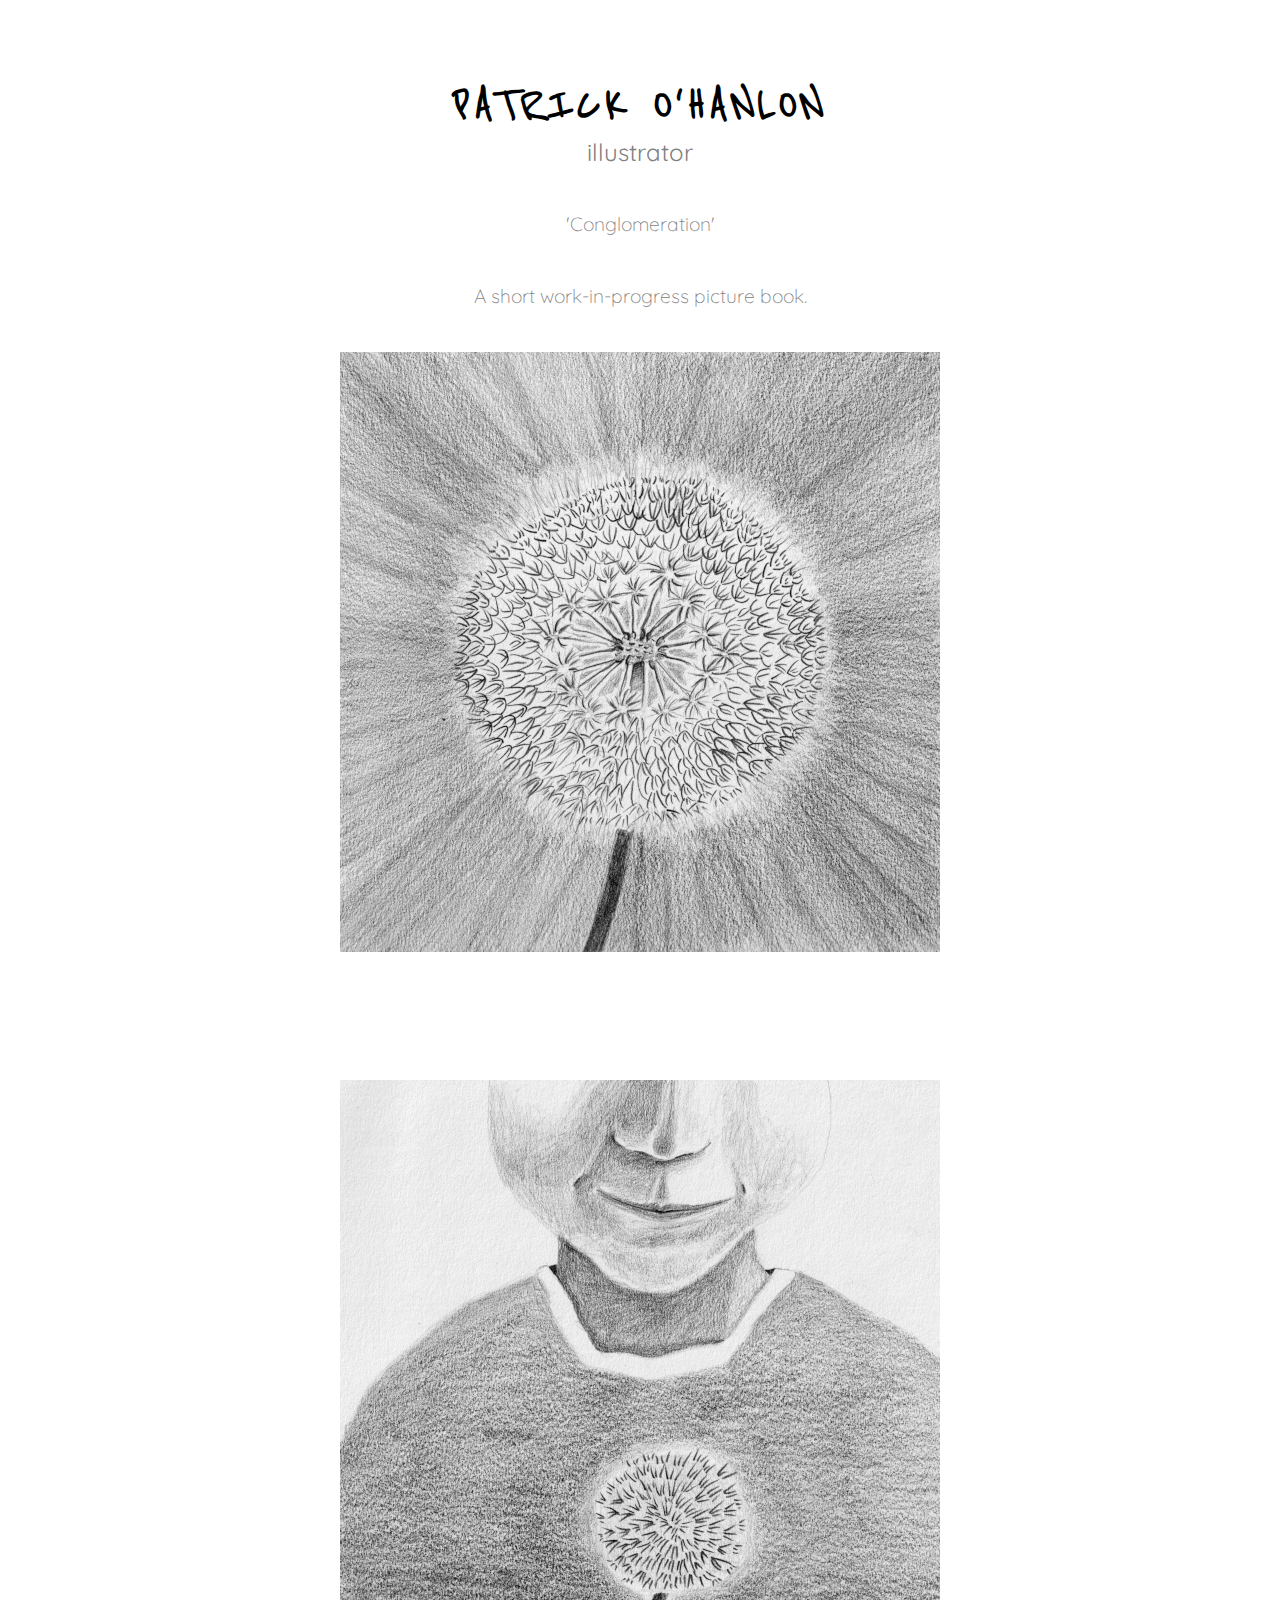
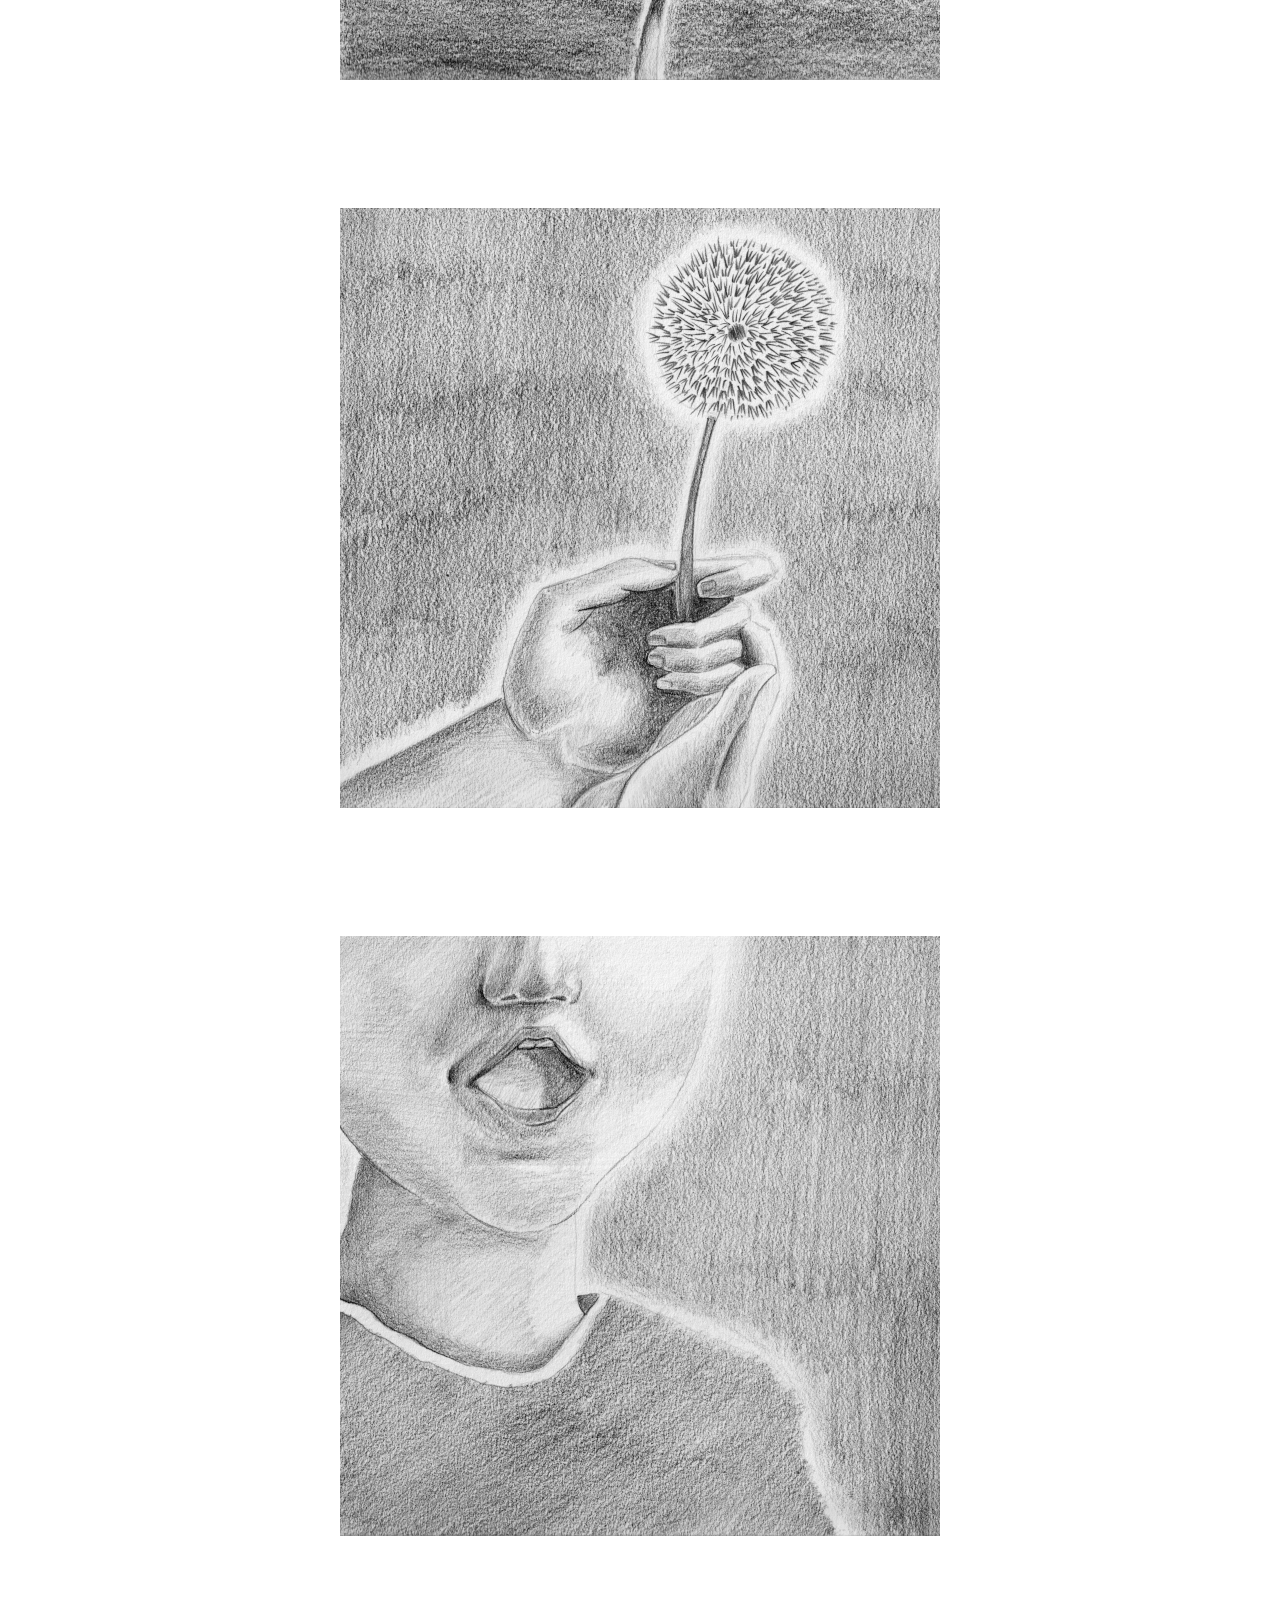
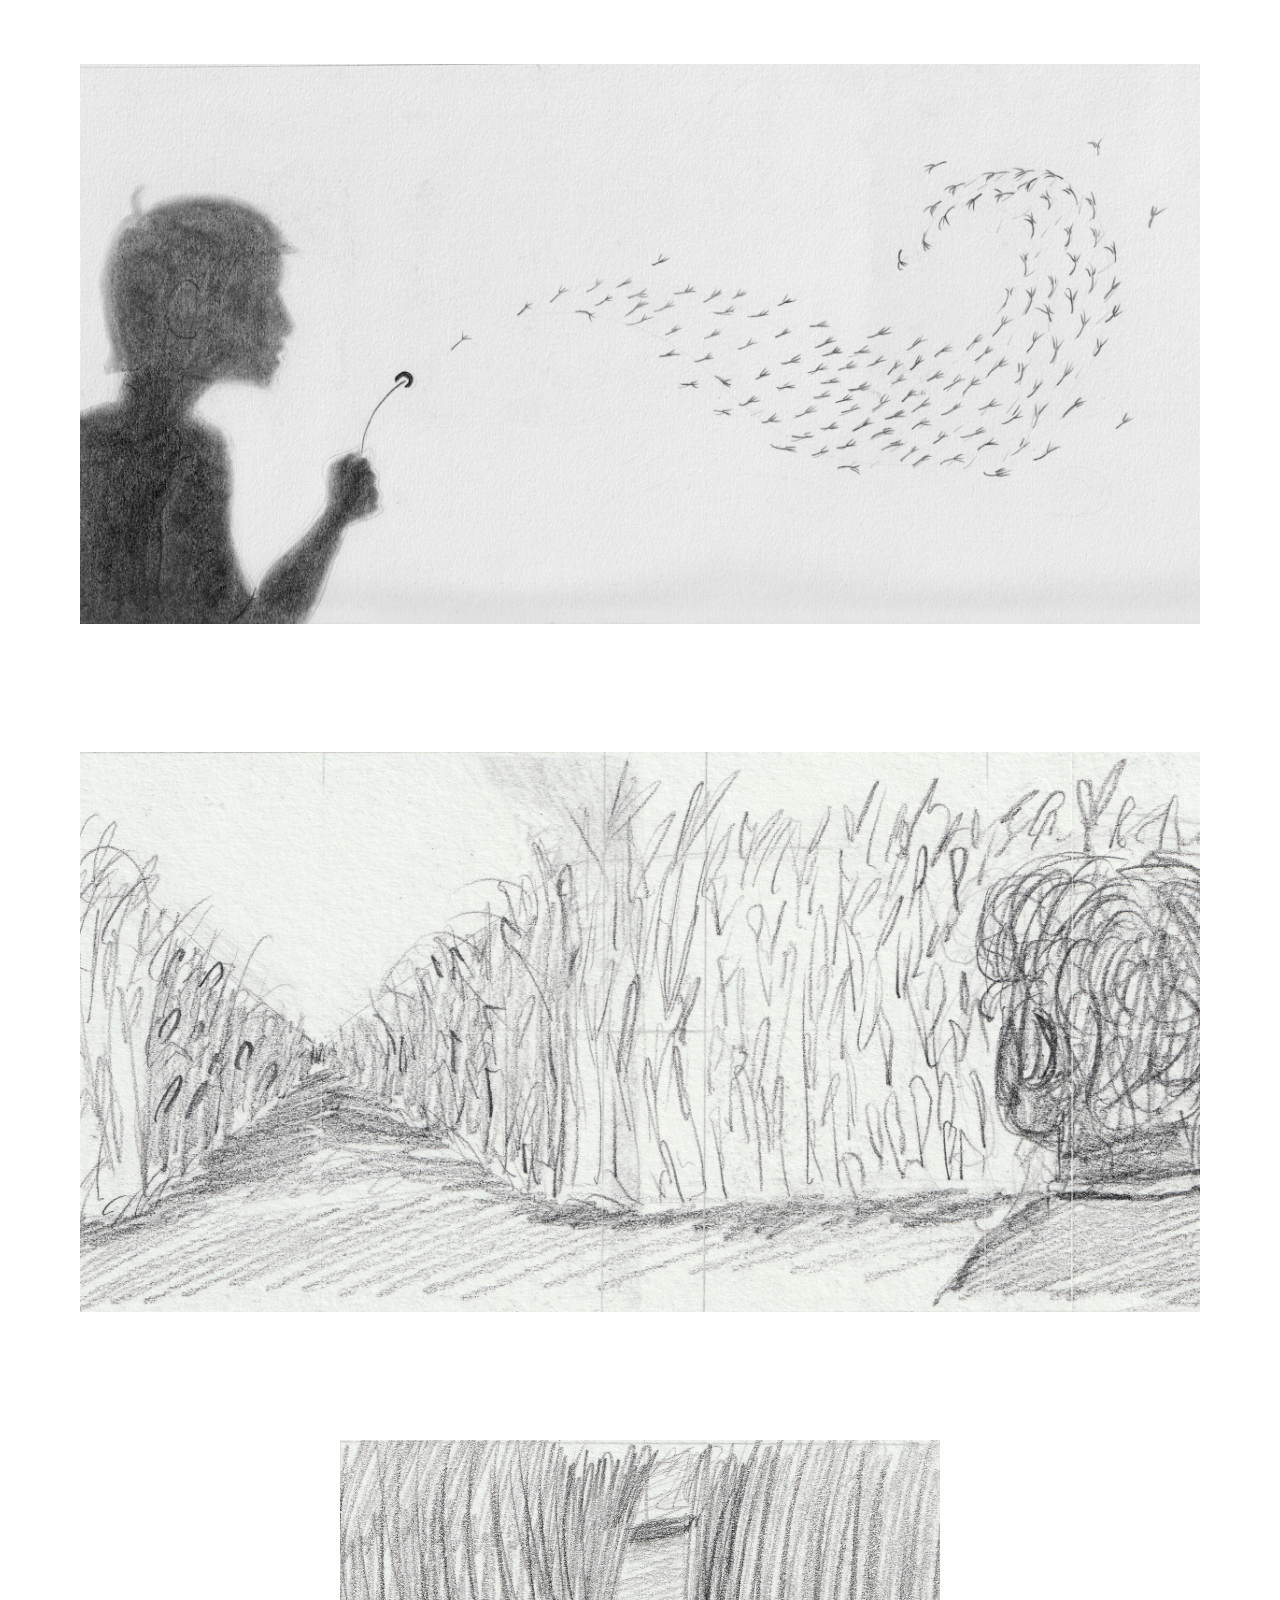
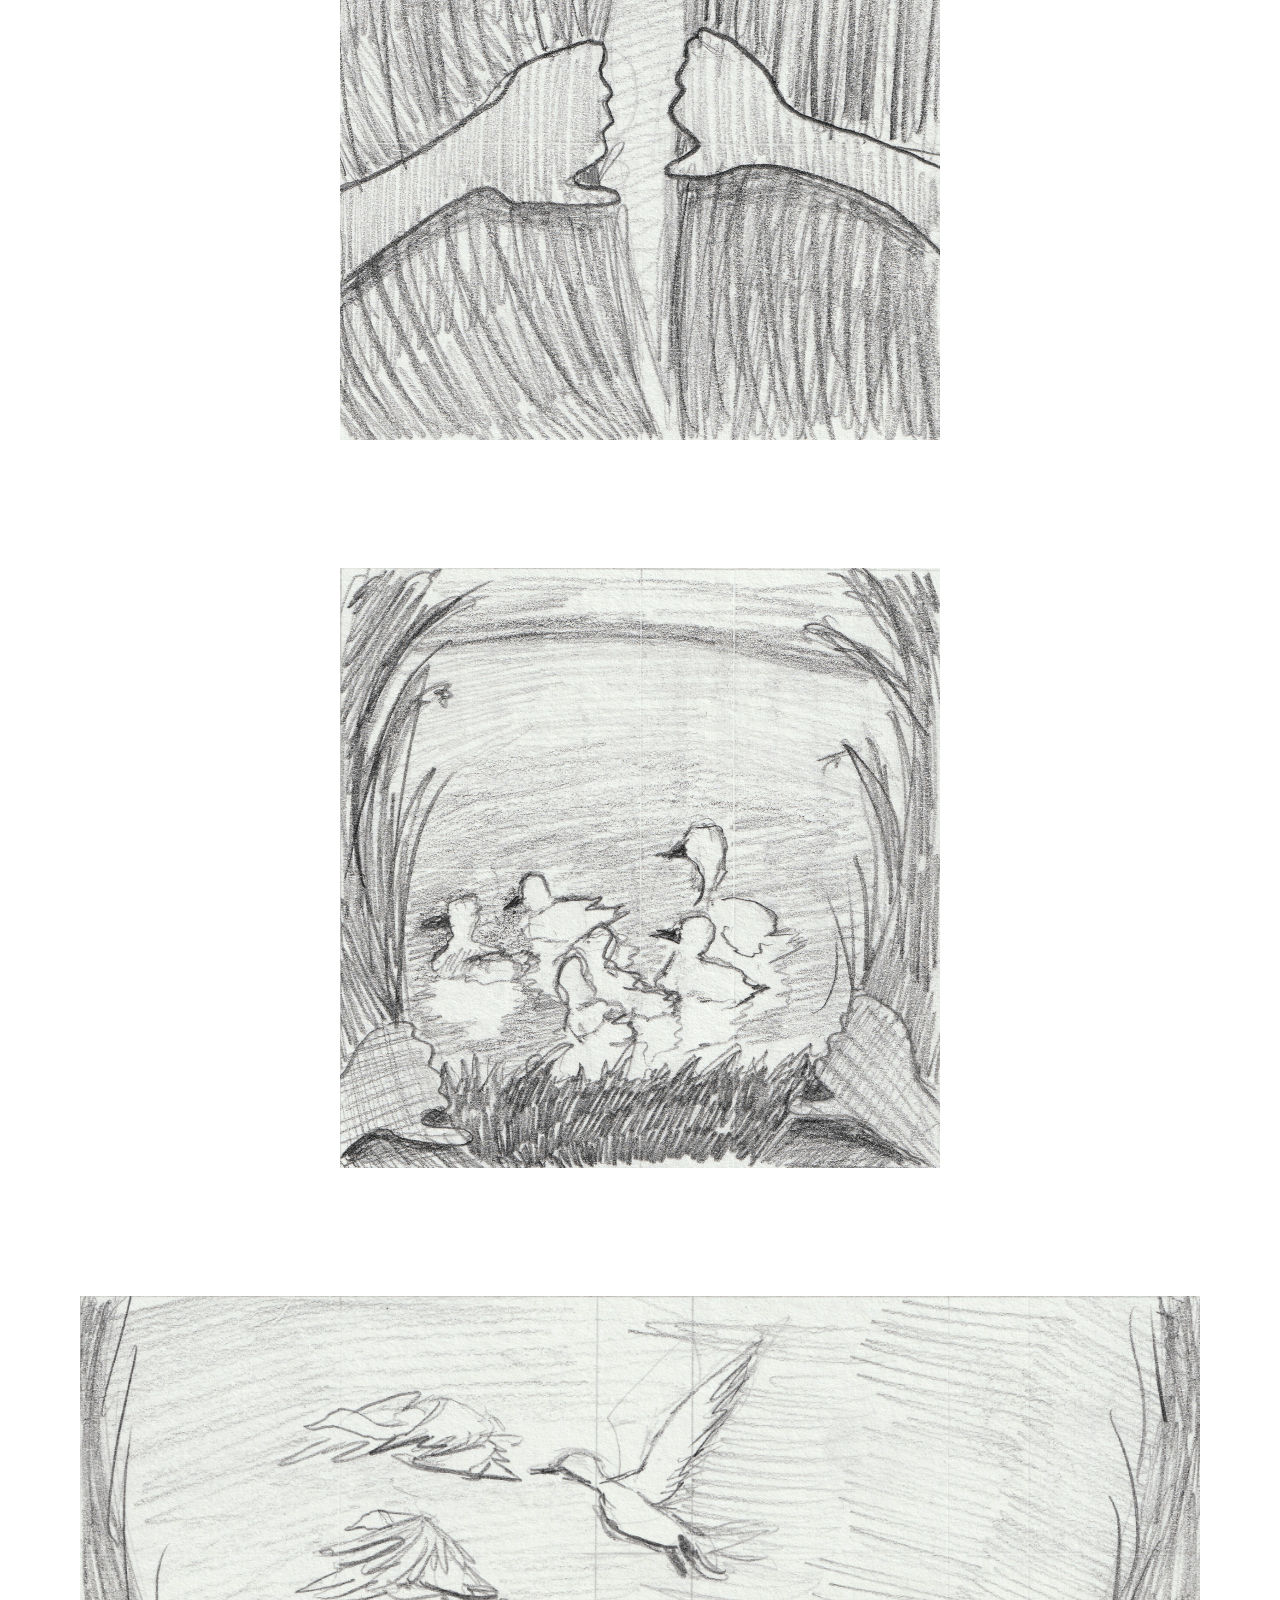
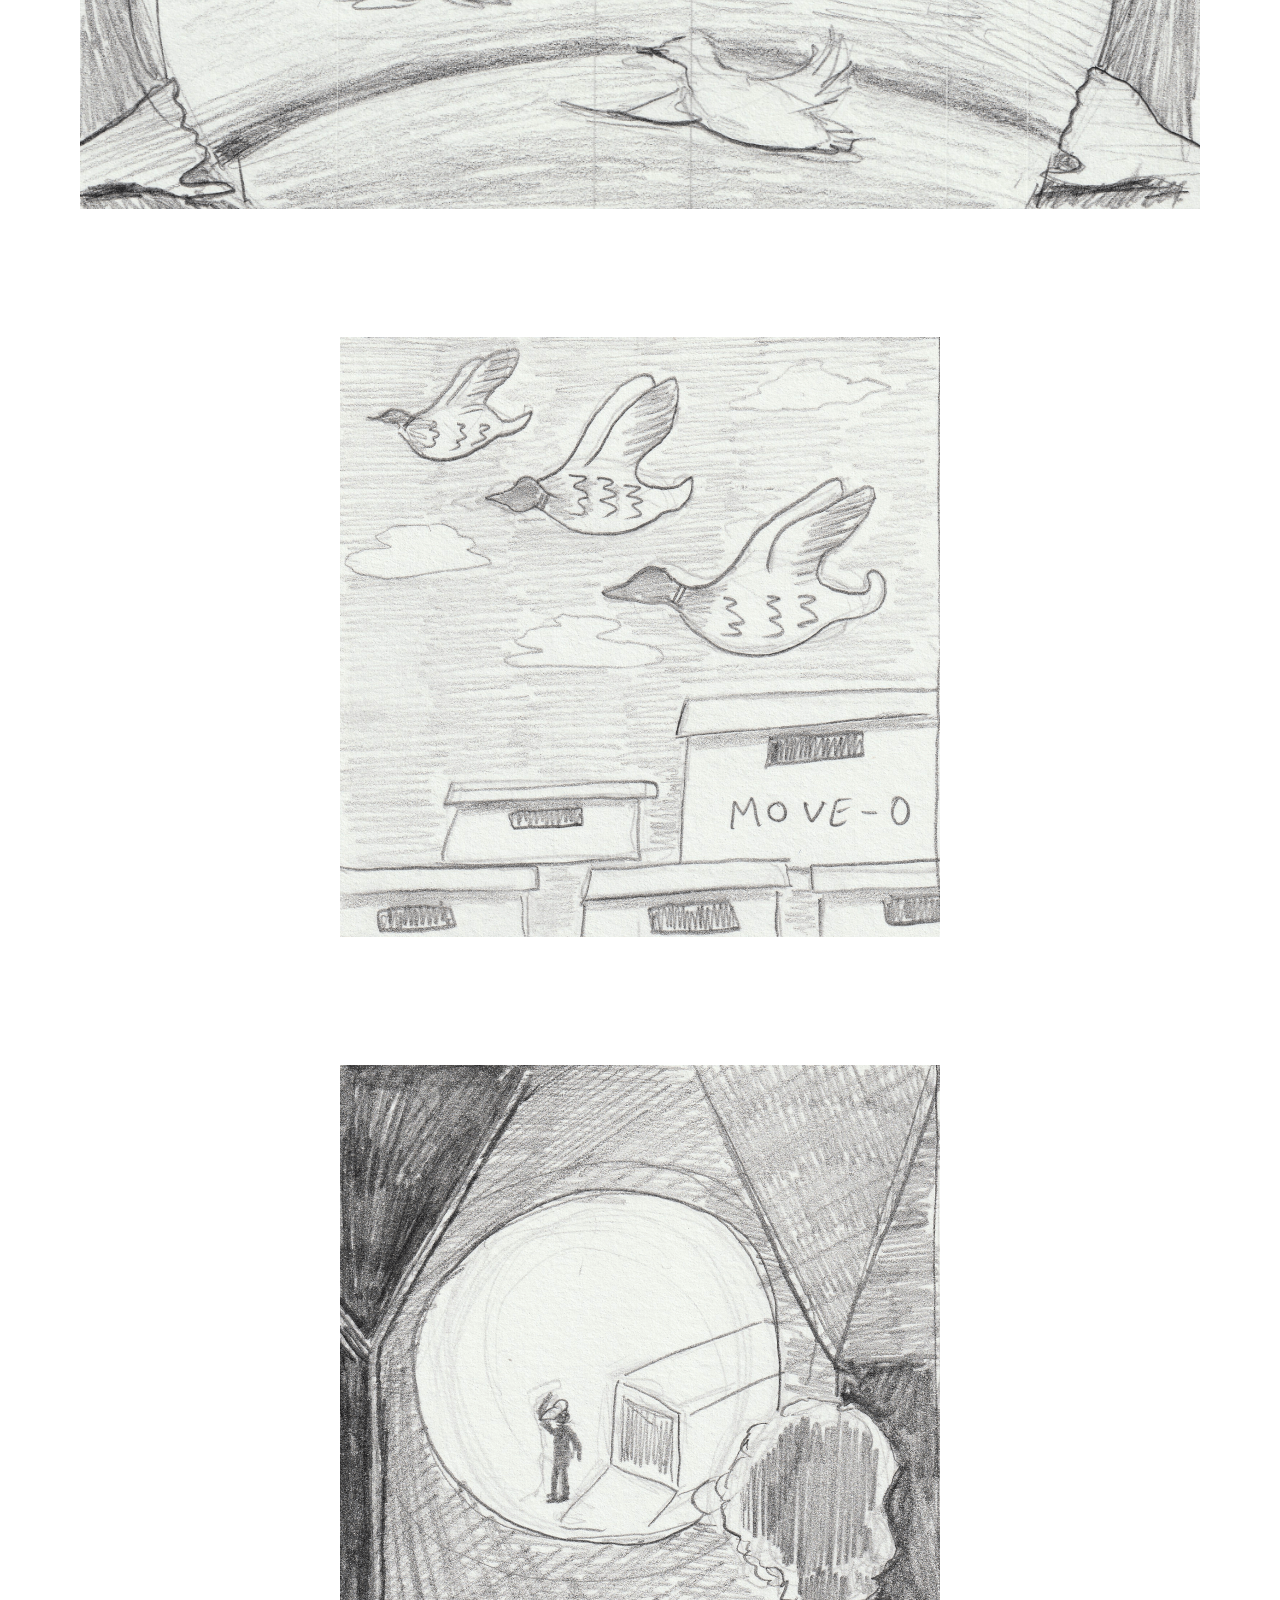
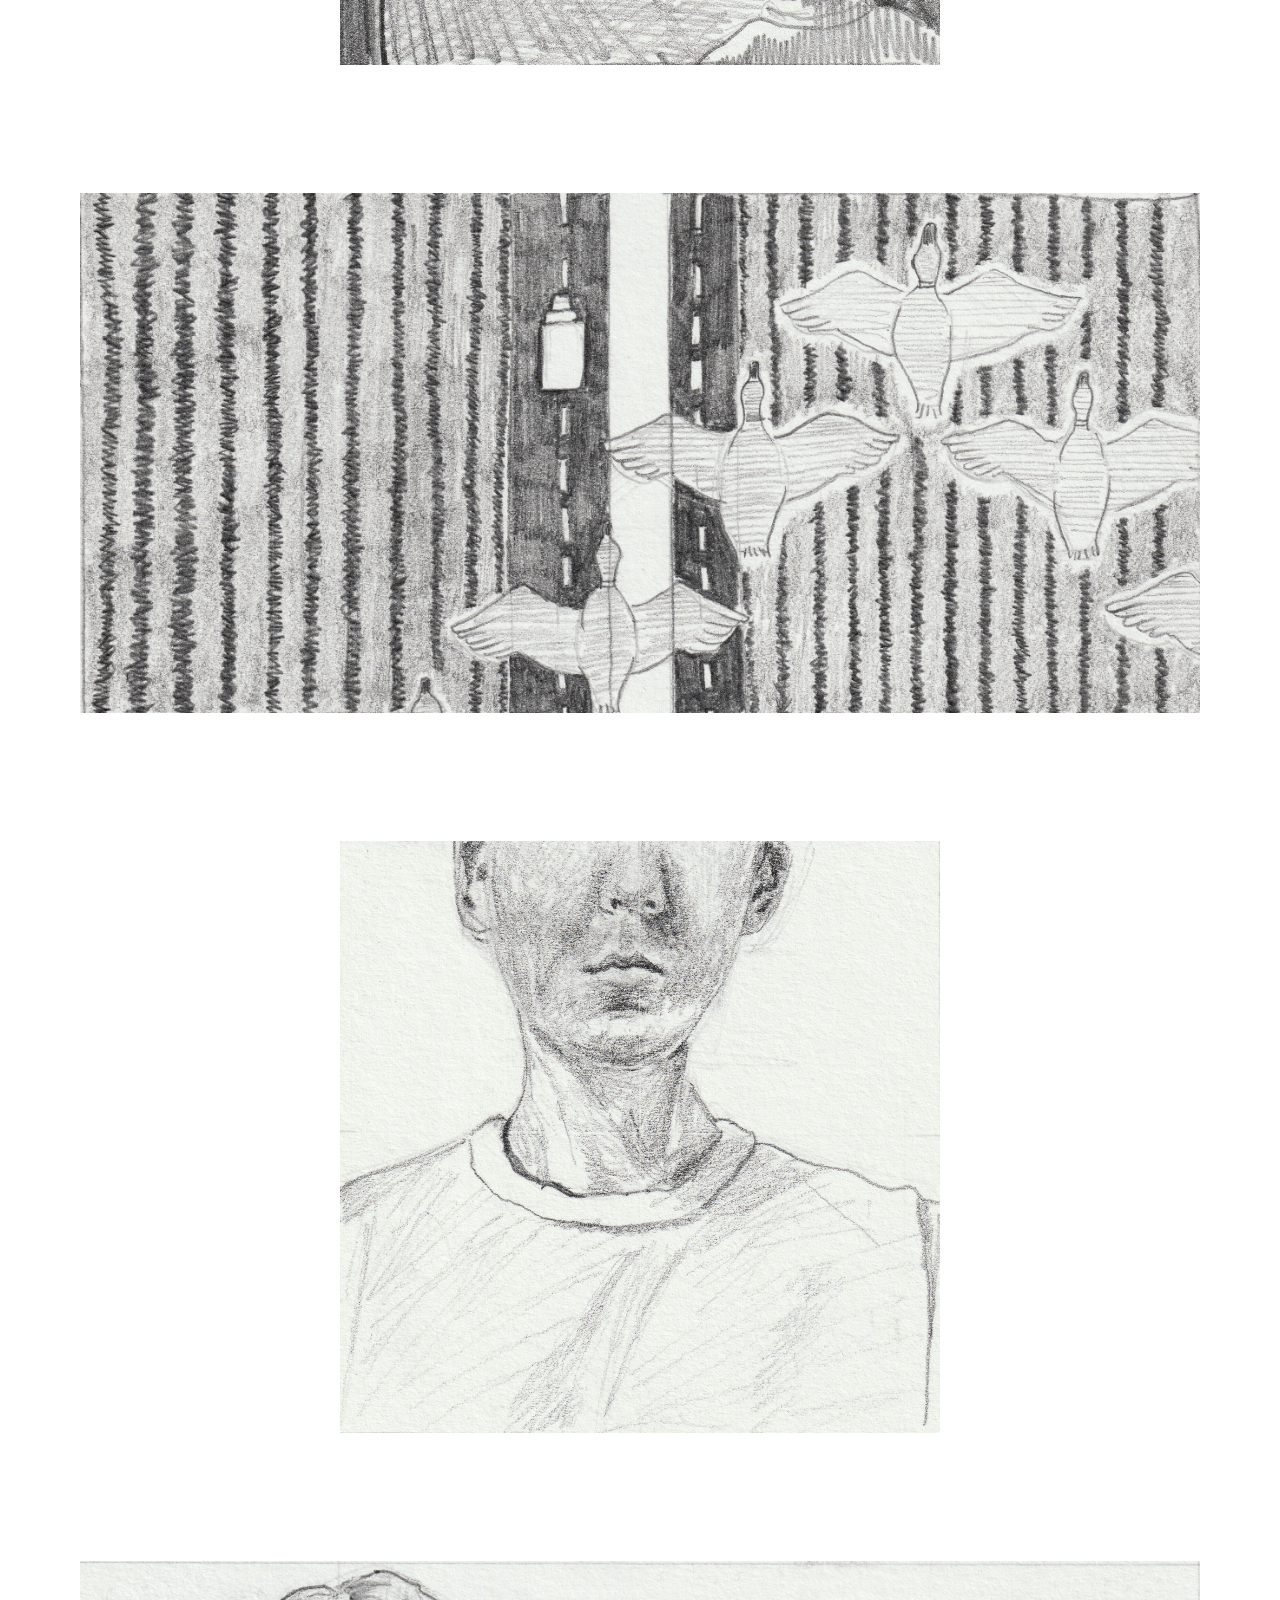
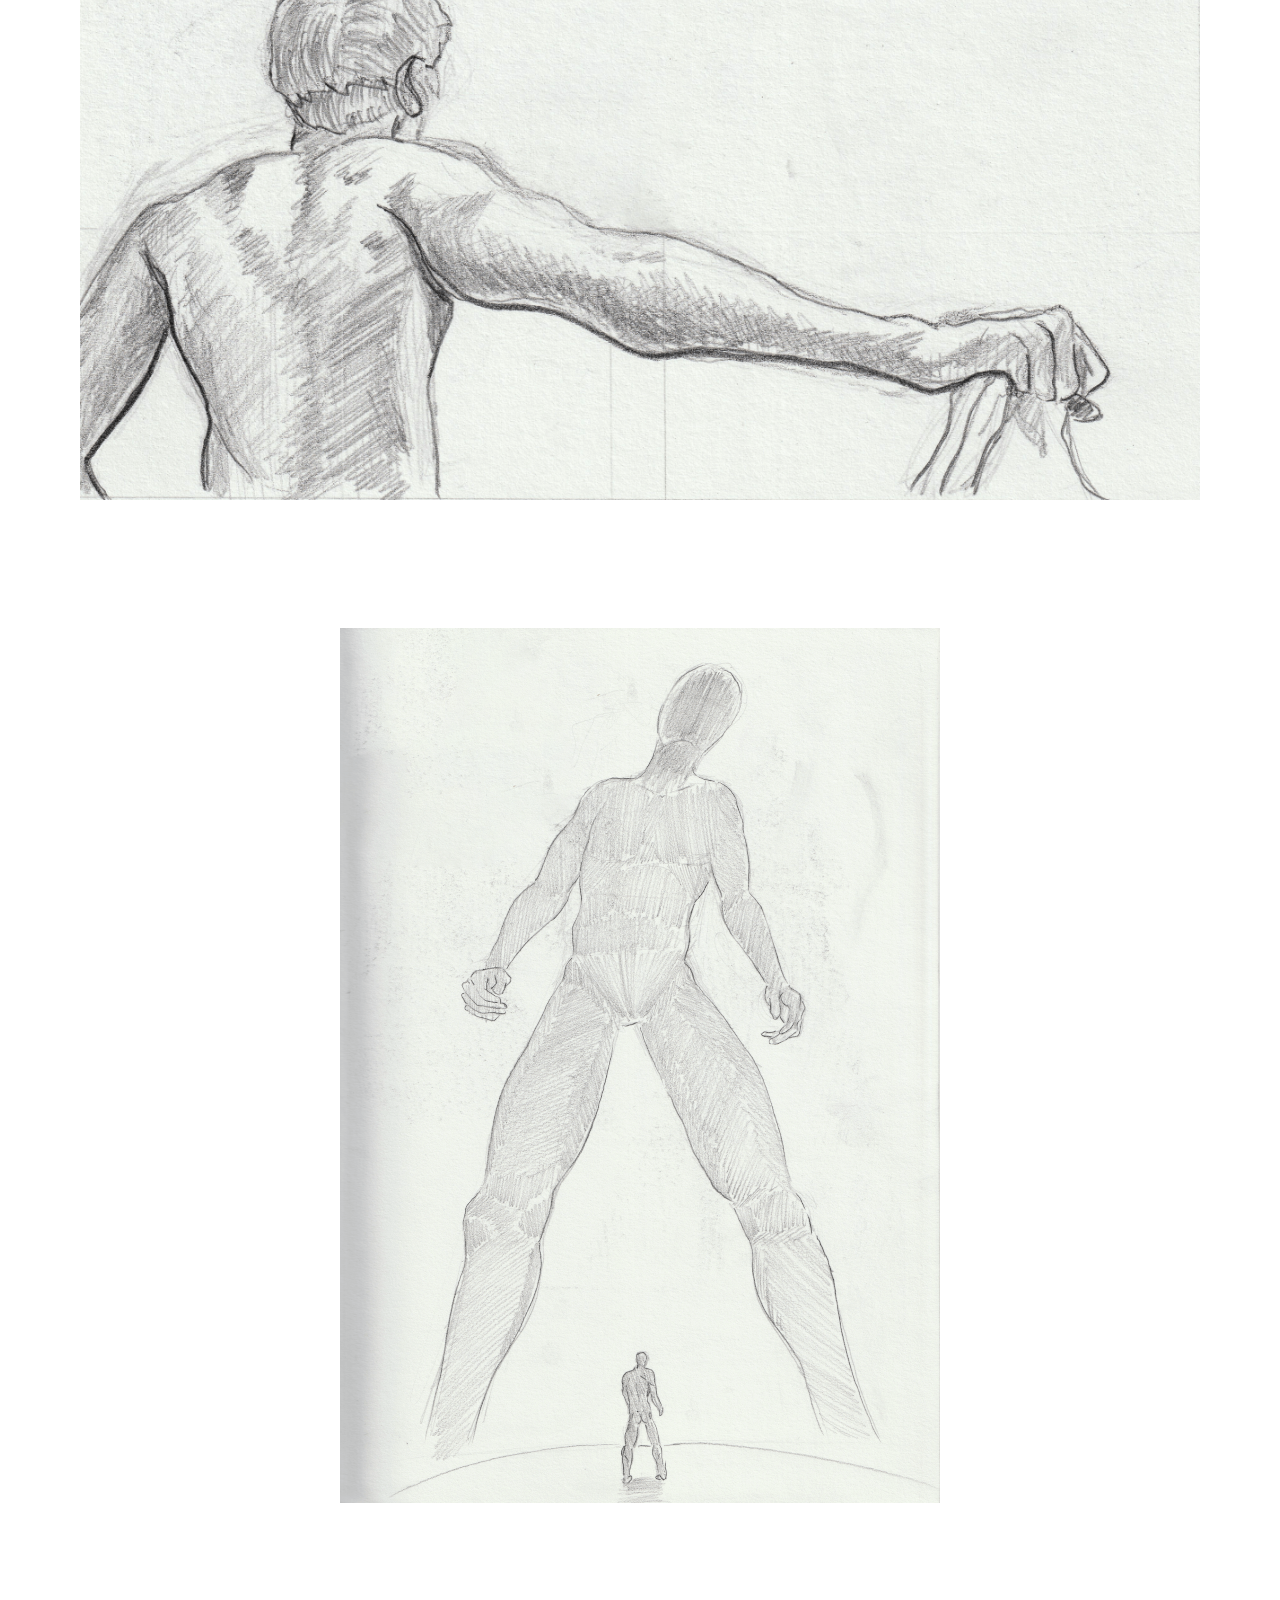
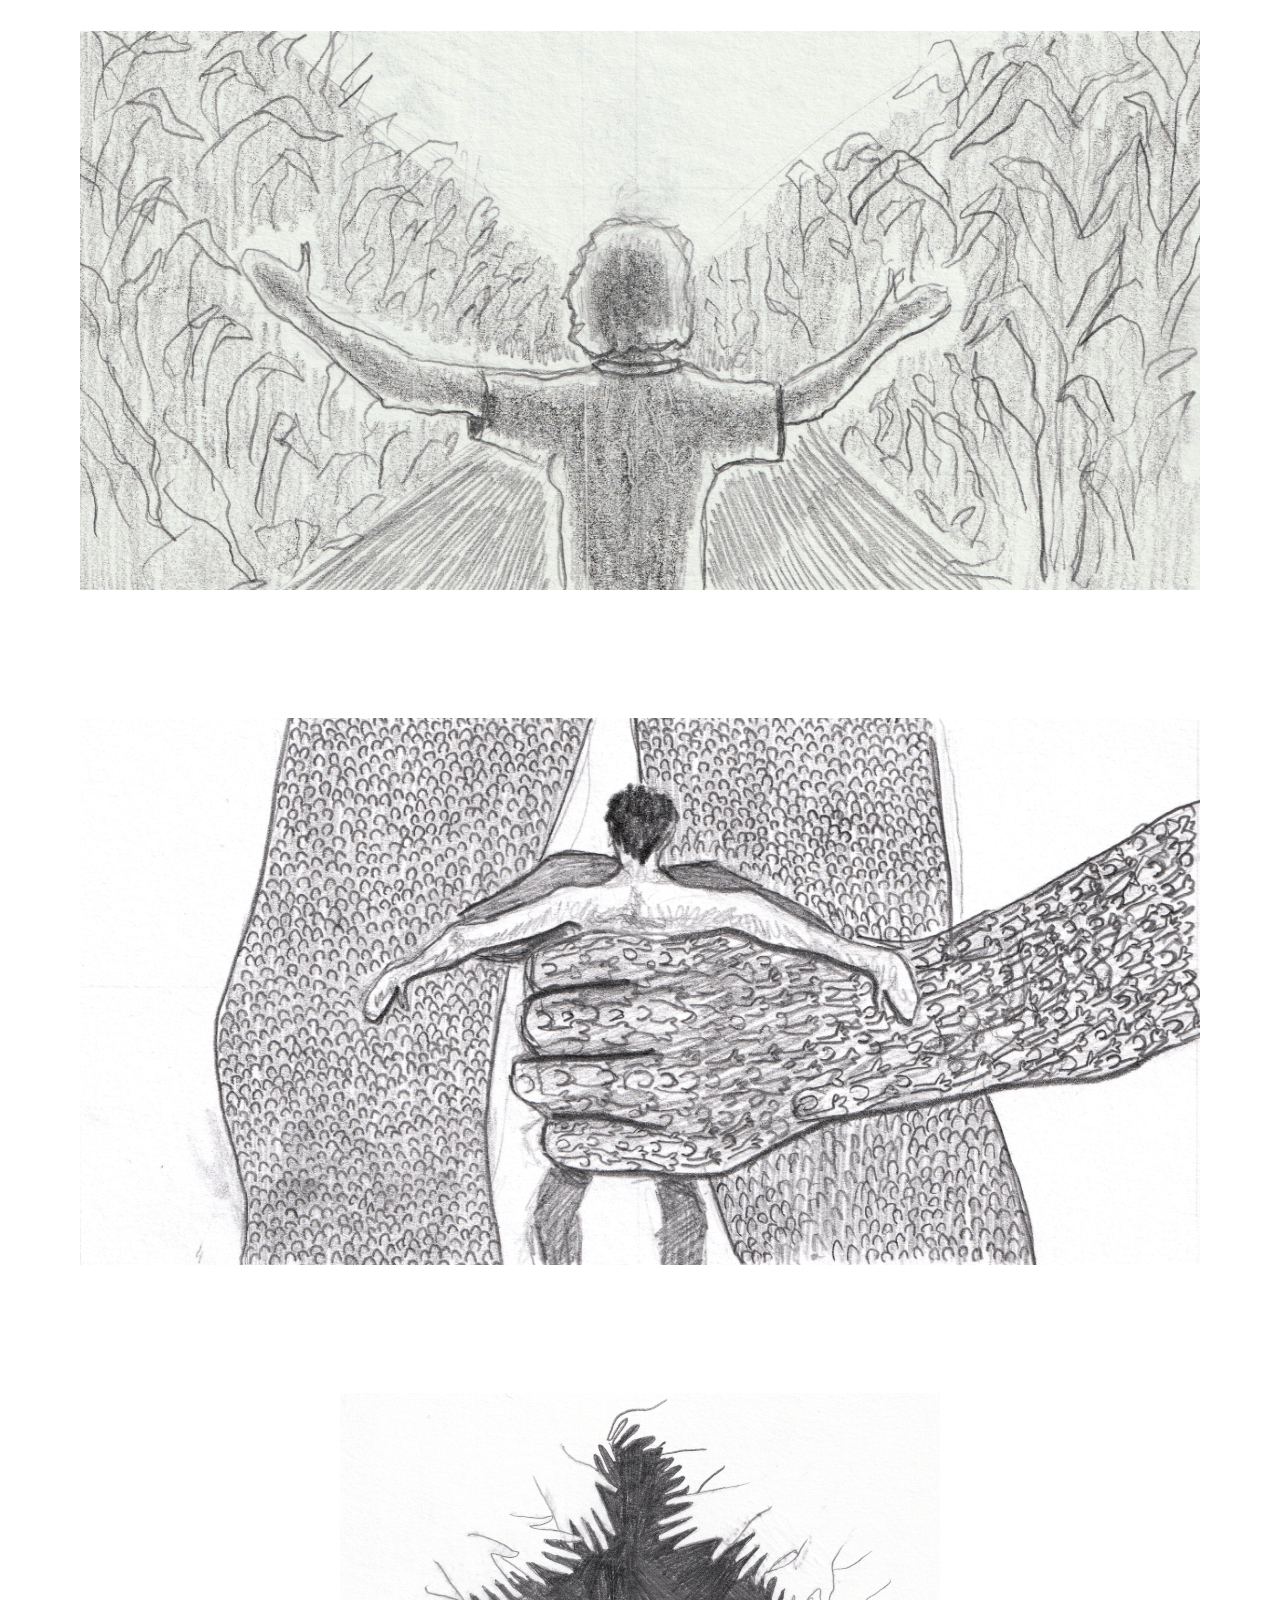
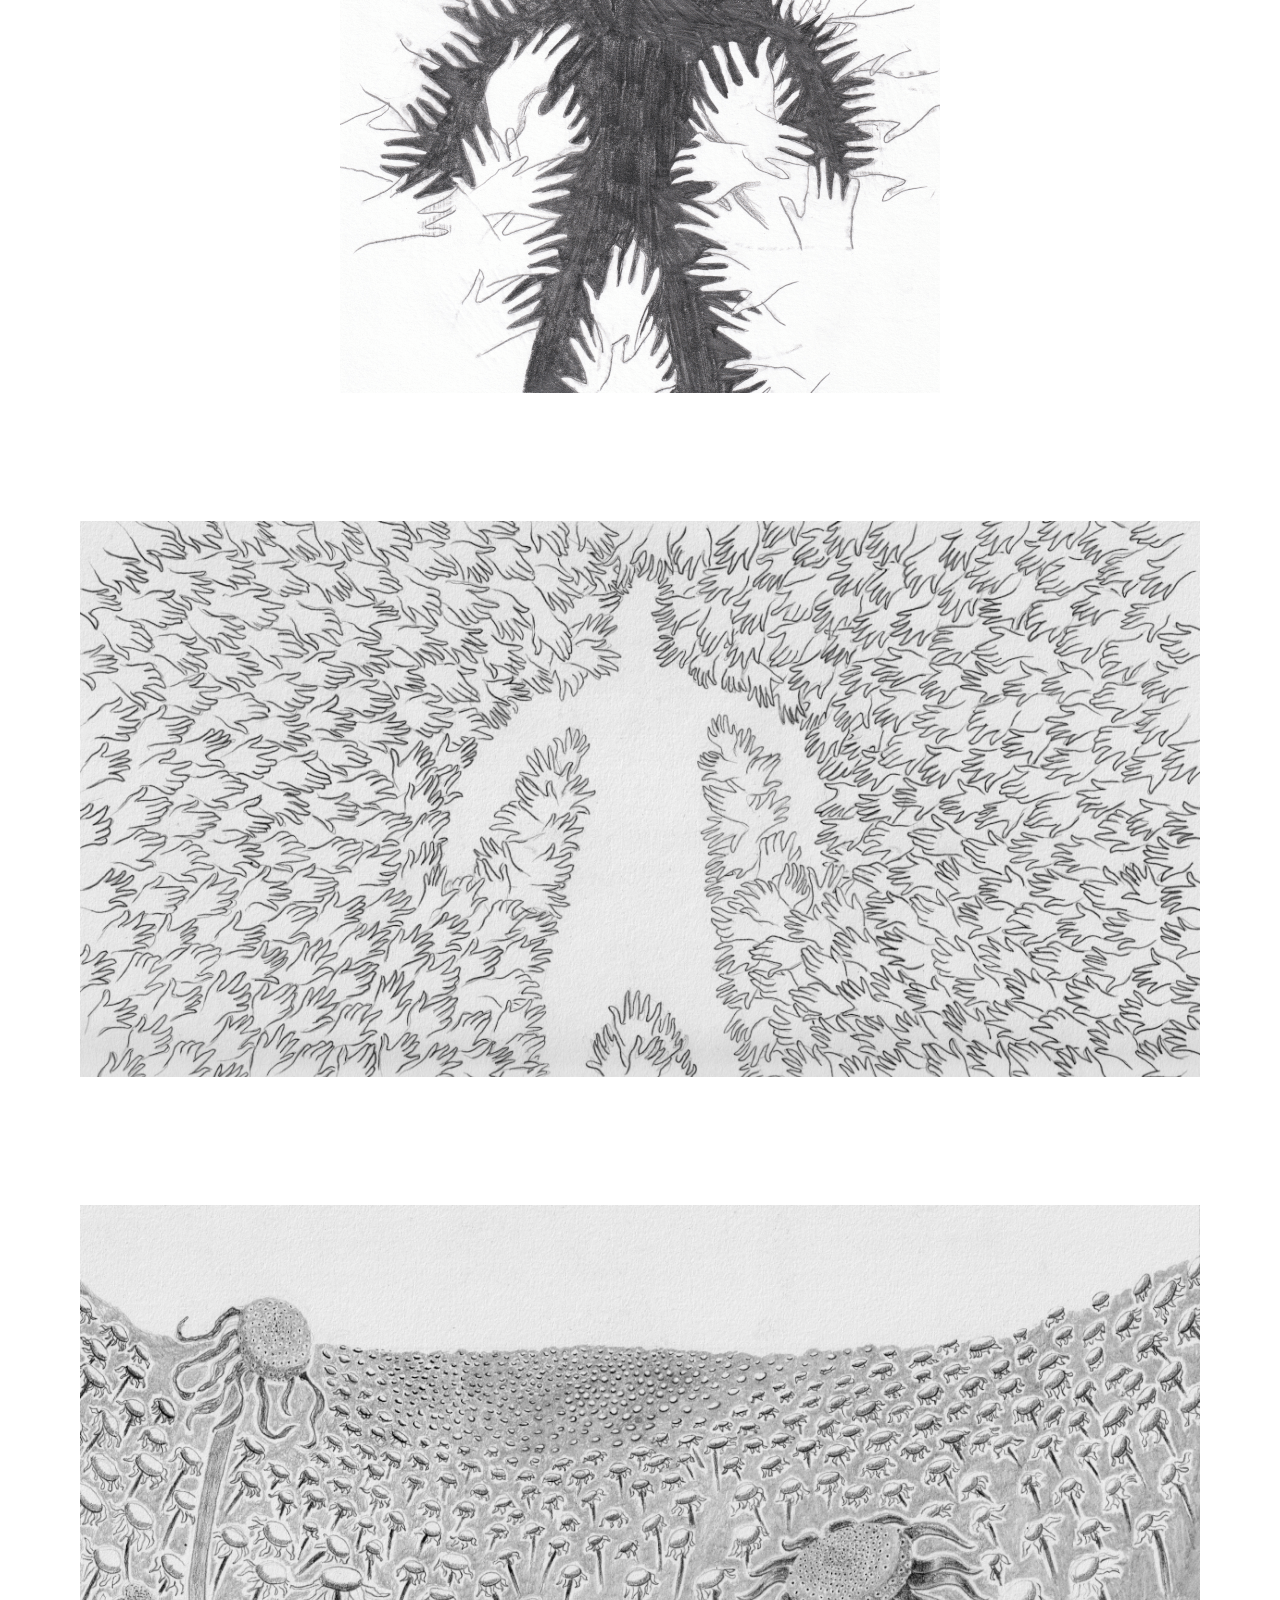
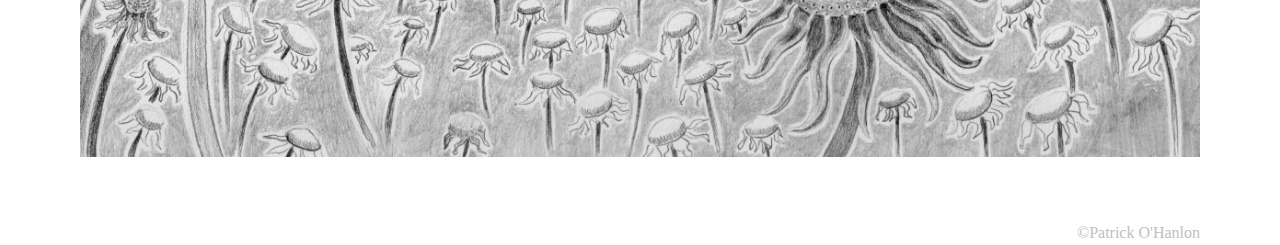
<file: conglomeration.html>
<!DOCTYPE html>
<html lang="en">
  <head>
    <meta charset="UTF-8" />
    <meta http-equiv="X-UA-Compatible" content="IE=edge" />
    <meta name="viewport" content="width=device-width, initial-scale=1.0" />
    <title>Patrick O'Hanlon Illustration</title>
    <link rel="preconnect" href="https://fonts.googleapis.com" />
    <link rel="preconnect" href="https://fonts.gstatic.com" crossorigin />
    <link
      href="https://fonts.googleapis.com/css2?family=Reenie+Beanie&display=swap"
      rel="stylesheet"
    />
    <link
      href="https://fonts.googleapis.com/css2?family=Quicksand:wght@300&display=swap"
      rel="stylesheet"
    />
    <link rel="stylesheet" href="reset.css" />
    <link rel="stylesheet" href="gallery.css" />
  </head>
  <body oncontextmenu="return false">
    <a href="index.html">
      <header>
        PATRICK O'HANLON
        <h2>illustrator</h2>
      </header>
    </a>
    <p>'Conglomeration'</p>
    <p>A short work-in-progress picture book.</p>
    <div class="grid-container">
      <div class="image-grid">
        <div class="image-container">
          <img src="./images/conglomeration/1.png" alt="" />
        </div>
        <div class="image-container">
          <img src="./images/conglomeration/2.png" alt="" />
        </div>
        <div class="image-container">
          <img src="./images/conglomeration/3.png" alt="" />
        </div>
        <div class="image-container">
          <img src="./images/conglomeration/4.png" alt="" />
        </div>
        <div class="image-container">
          <img src="./images/conglomeration/5.png" alt="" />
        </div>
        <div class="image-container">
          <img src="./images/conglomeration/6.png" alt="" />
        </div>
        <div class="image-container">
          <img src="./images/conglomeration/7.png" alt="" />
        </div>
        <div class="image-container">
          <img src="./images/conglomeration/8.png" alt="" />
        </div>
        <div class="image-container">
          <img src="./images/conglomeration/9.png" alt="" />
        </div>
        <div class="image-container">
          <img src="./images/conglomeration/10.png" alt="" />
        </div>
        <div class="image-container">
          <img src="./images/conglomeration/11.png" alt="" />
        </div>
        <div class="image-container">
          <img src="./images/conglomeration/12.png" alt="" />
        </div>
        <div class="image-container">
          <img src="./images/conglomeration/13.png" alt="" />
        </div>
        <div class="image-container">
          <img src="./images/conglomeration/14.png" alt="" />
        </div>
        <div class="image-container">
          <img src="./images/conglomeration/15.png" alt="" />
        </div>
        <div class="image-container">
          <img src="./images/conglomeration/16.png" alt="" />
        </div>
        <div class="image-container">
          <img src="./images/conglomeration/17.png" alt="" />
        </div>
        <div class="image-container">
          <img src="./images/conglomeration/18.png" alt="" />
        </div>
        <div class="image-container">
          <img src="./images/conglomeration/19.png" alt="" />
        </div>
        <div class="image-container">
          <img src="./images/conglomeration/20.png" alt="" />
        </div>
      </div>
    </div>
    <footer>&#169;Patrick O'Hanlon</footer>
  </body>
</html>
</file>
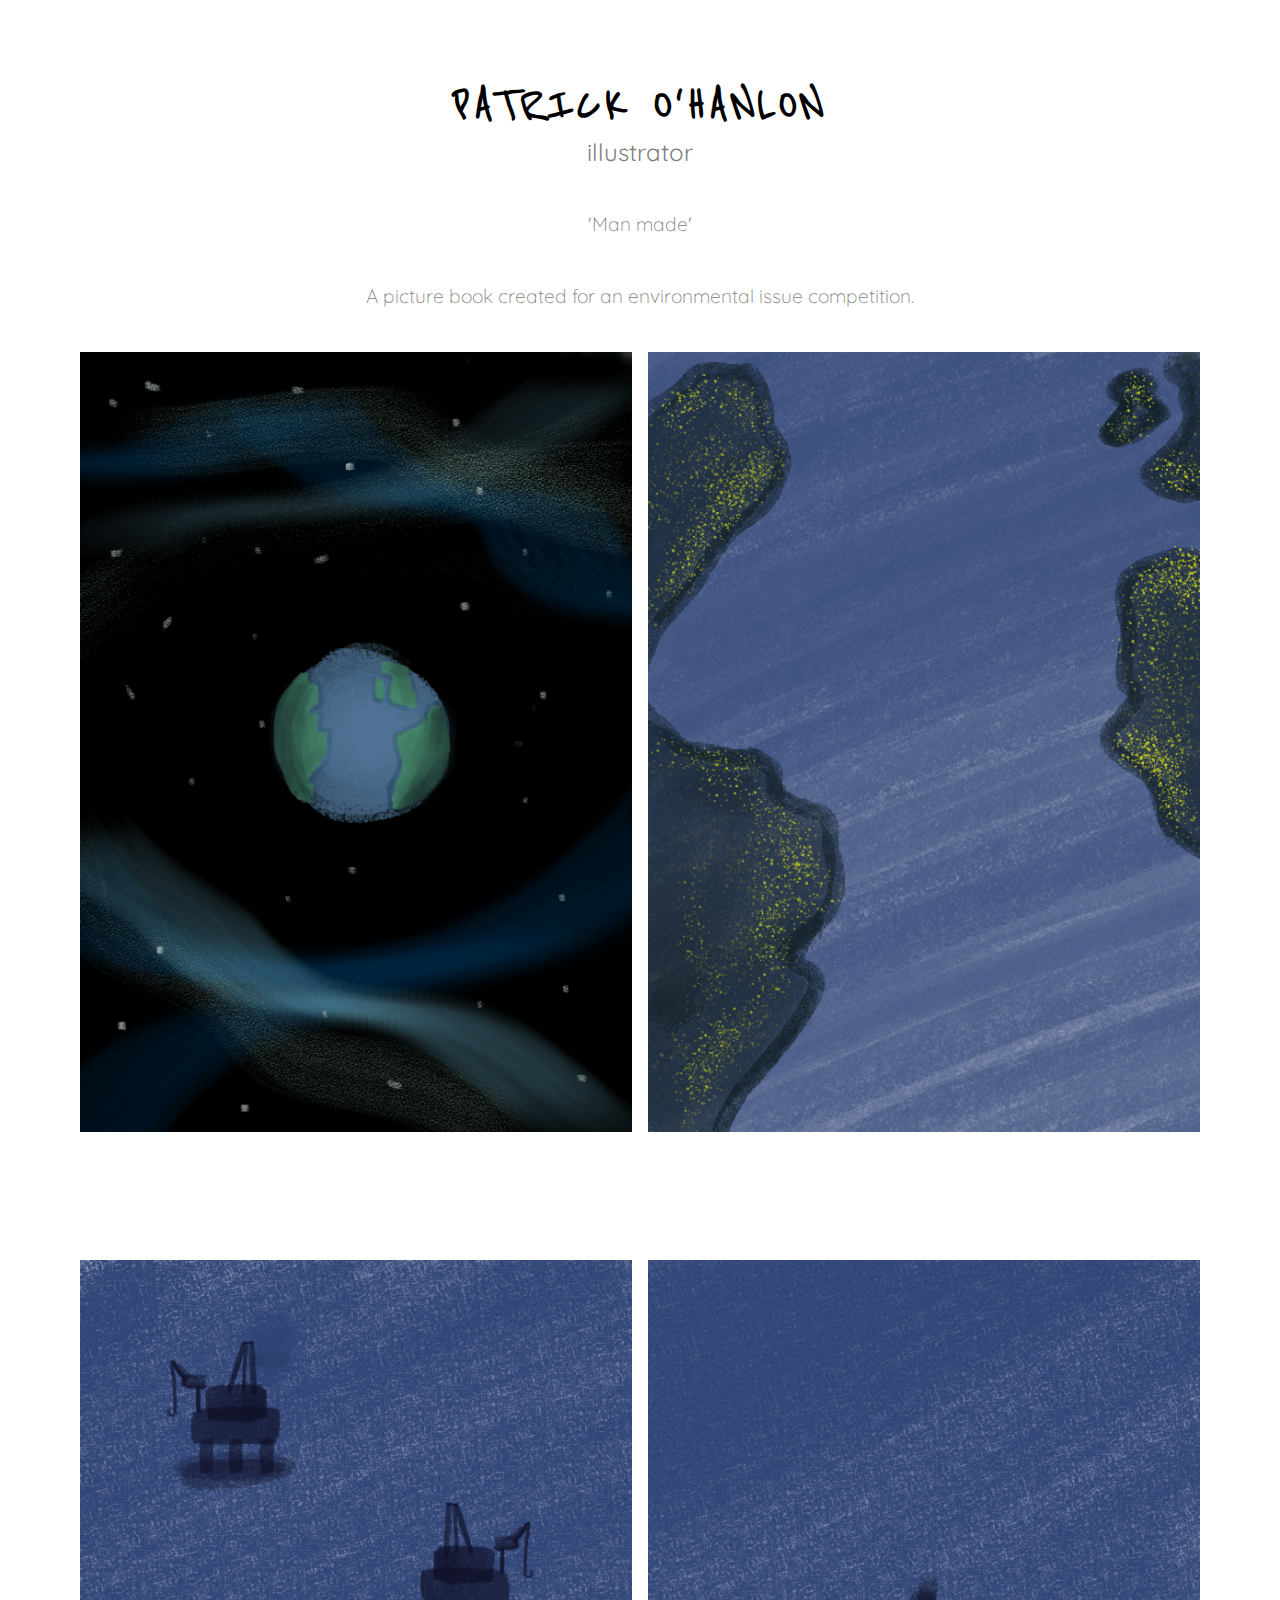
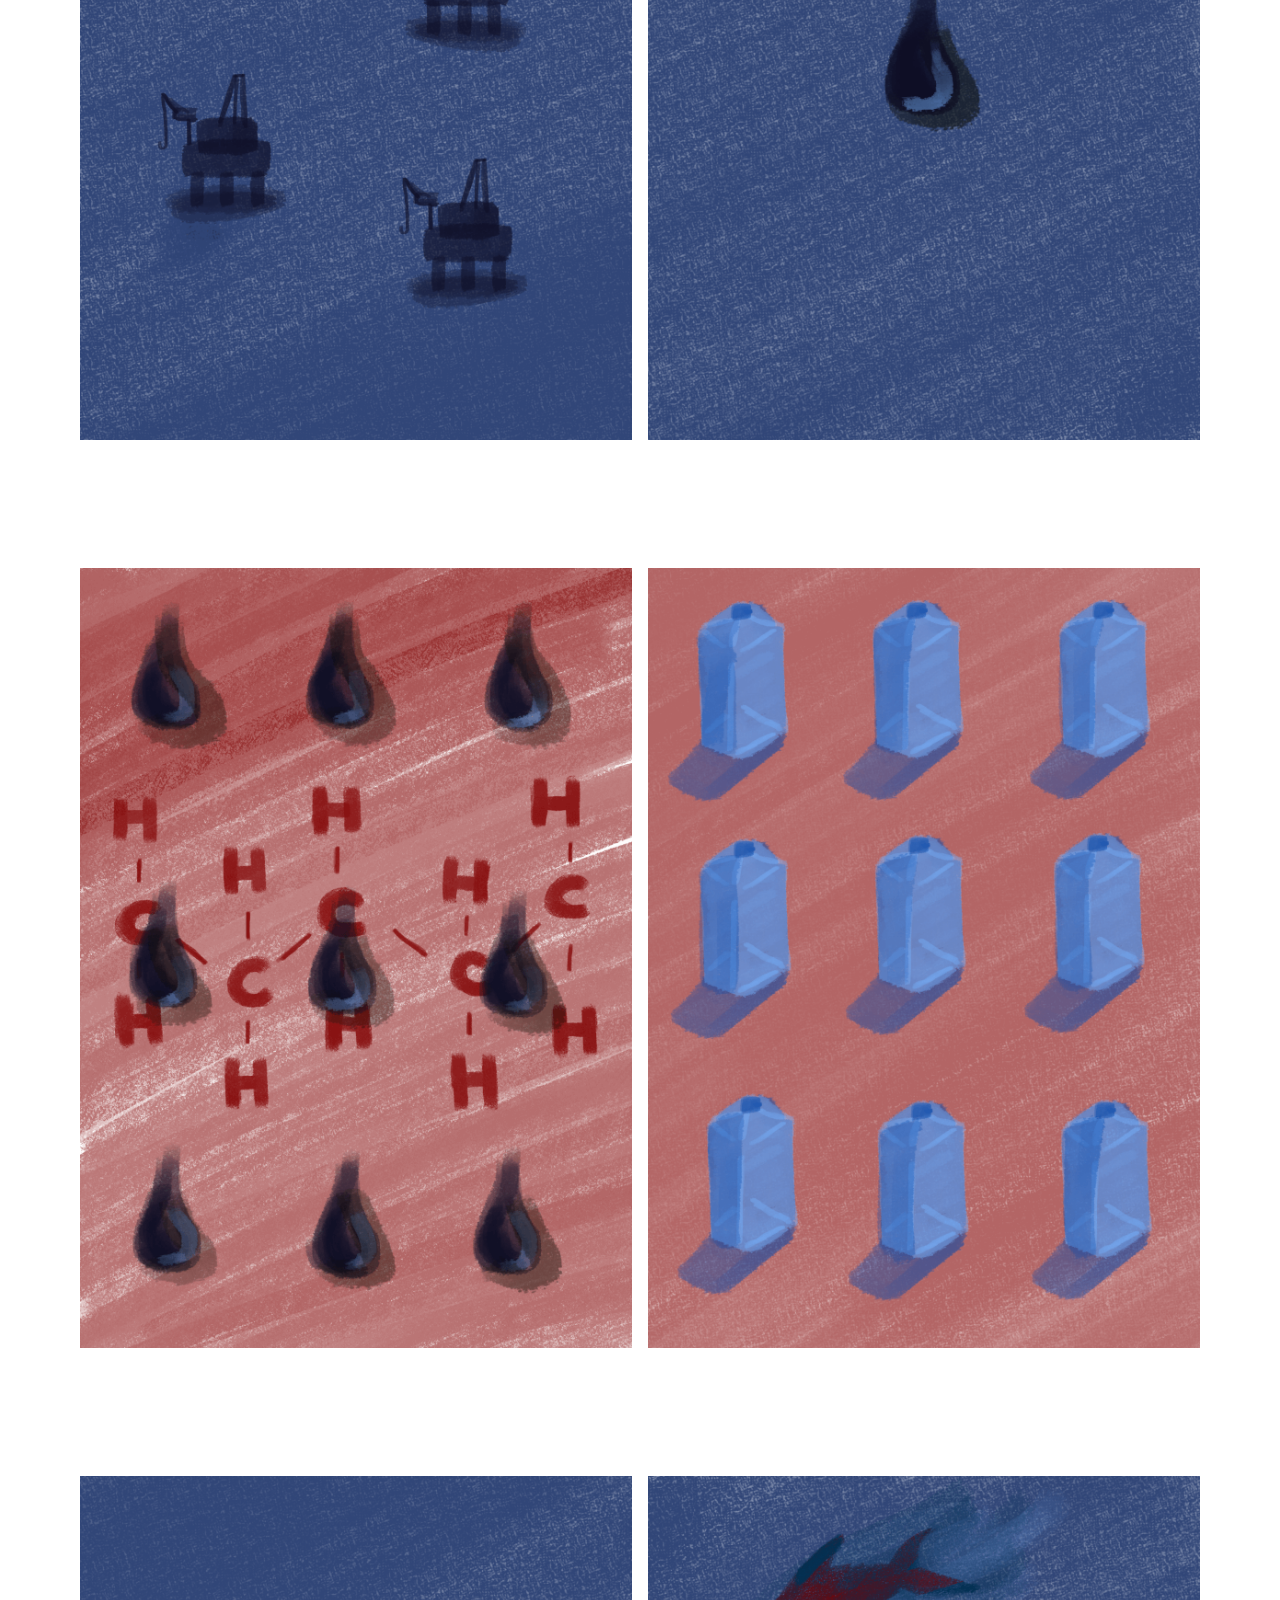
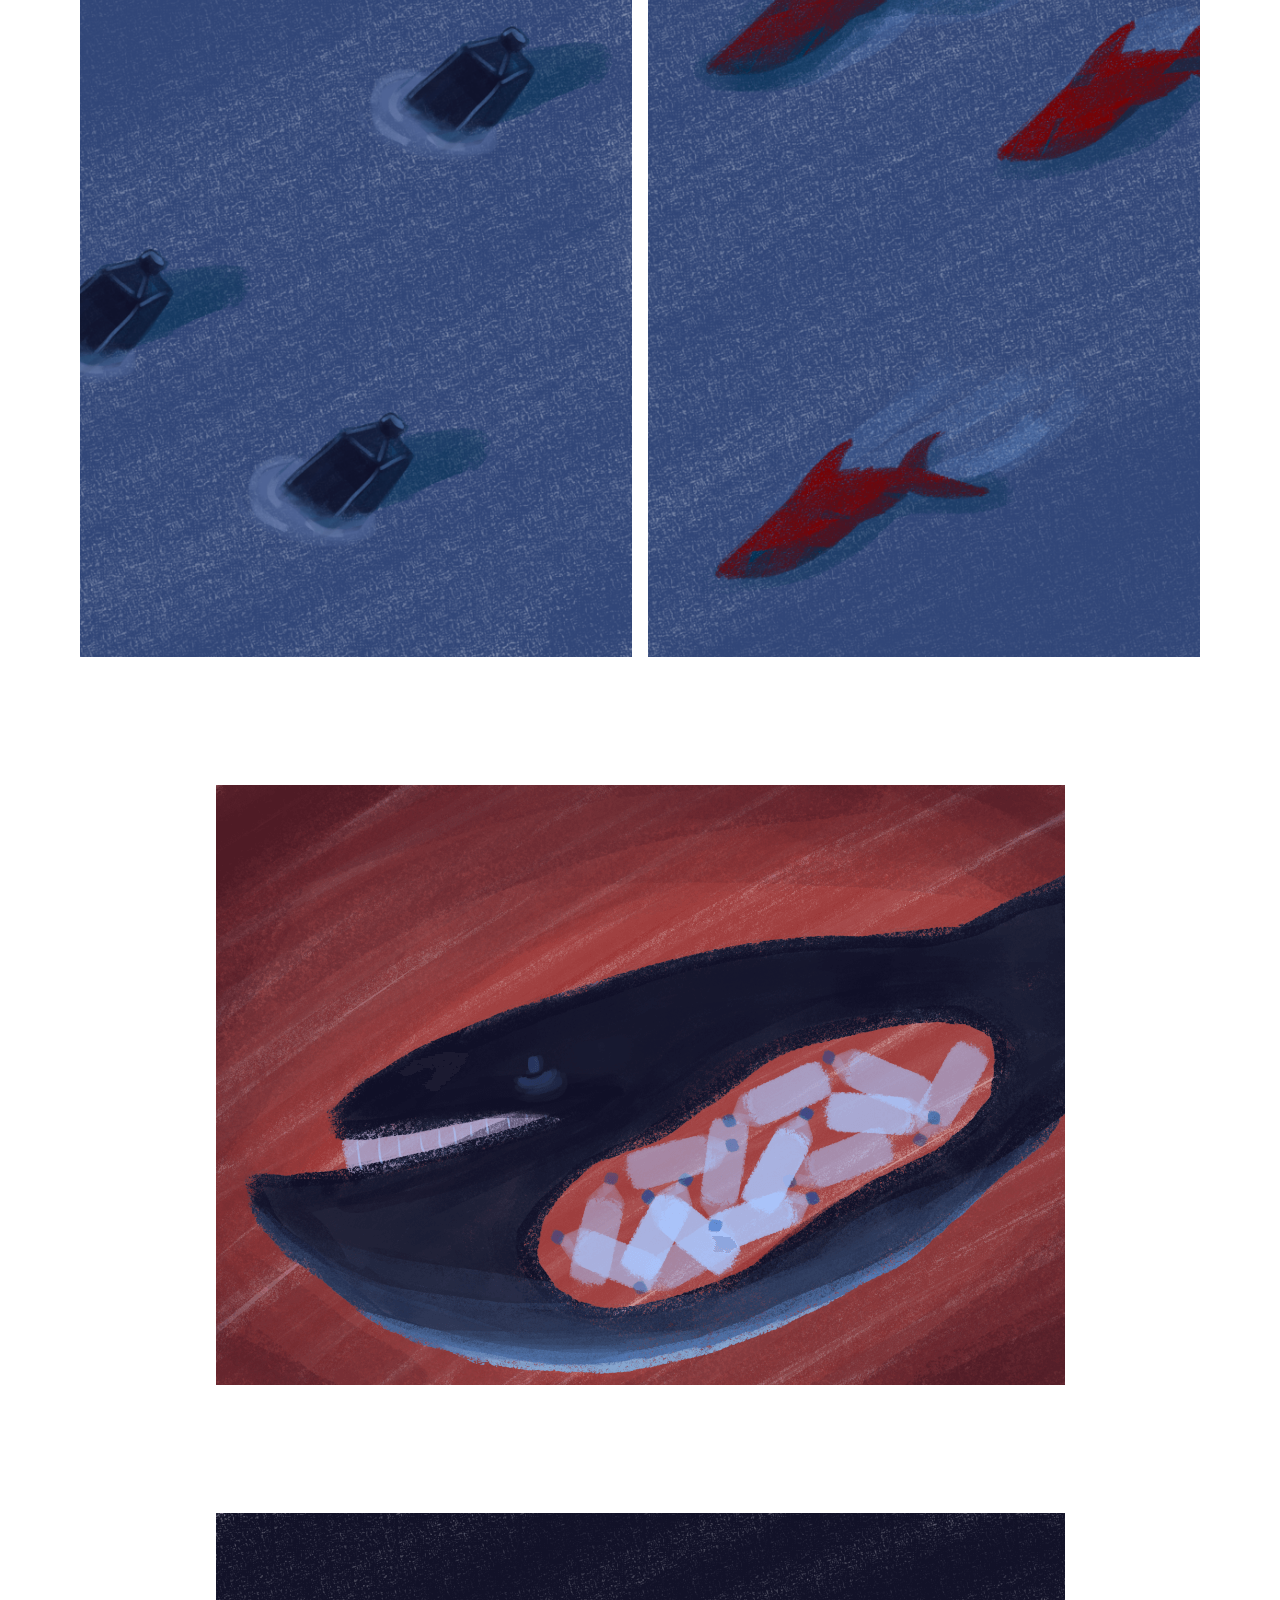
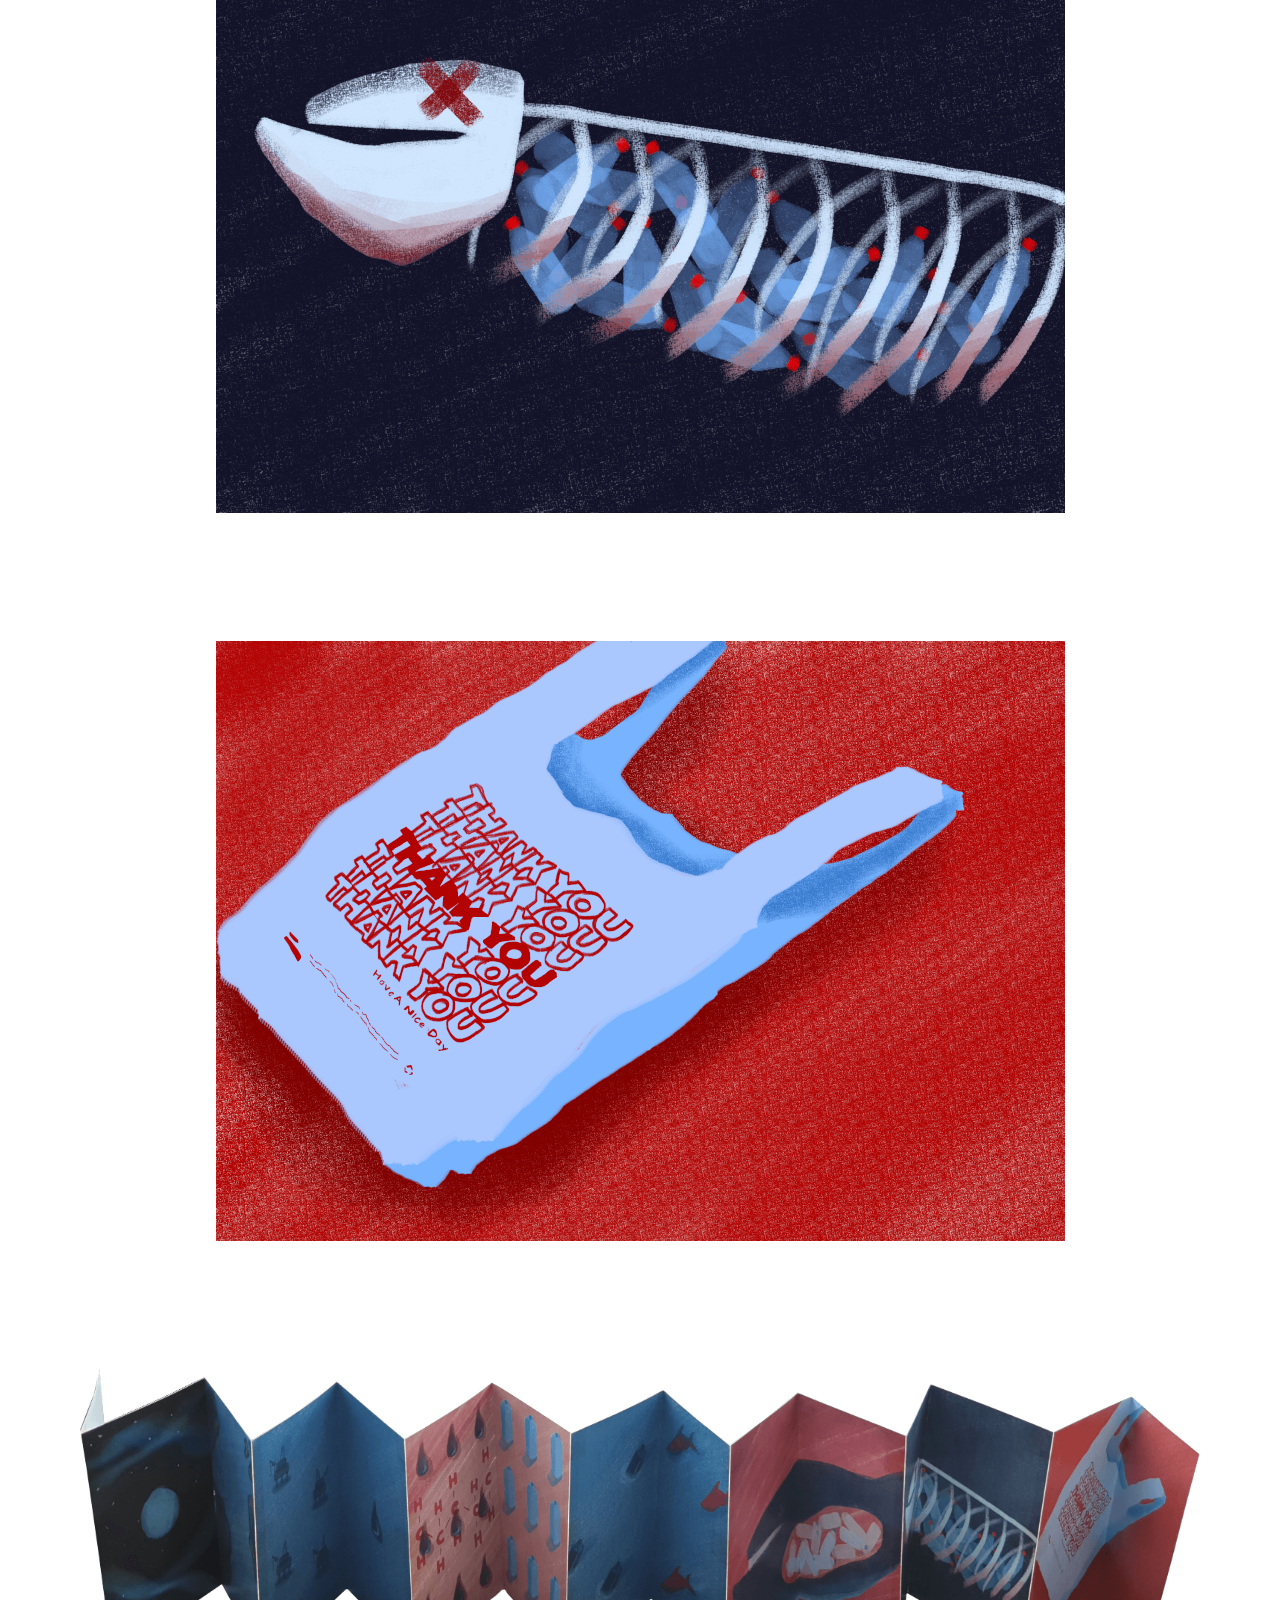
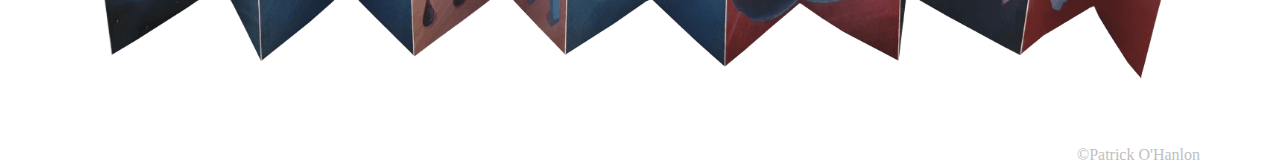
<file: man-made.html>
<!DOCTYPE html>
<html lang="en">
  <head>
    <meta charset="UTF-8" />
    <meta http-equiv="X-UA-Compatible" content="IE=edge" />
    <meta name="viewport" content="width=device-width, initial-scale=1.0" />
    <title>Patrick O'Hanlon Illustration</title>
    <link rel="preconnect" href="https://fonts.googleapis.com" />
    <link rel="preconnect" href="https://fonts.gstatic.com" crossorigin />
    <link
      href="https://fonts.googleapis.com/css2?family=Reenie+Beanie&display=swap"
      rel="stylesheet"
    />
    <link
      href="https://fonts.googleapis.com/css2?family=Quicksand:wght@300&display=swap"
      rel="stylesheet"
    />
    <link rel="stylesheet" href="reset.css" />
    <link rel="stylesheet" href="gallery.css" />
  </head>
  <body oncontextmenu="return false">
    <a href="index.html">
      <header>
        PATRICK O'HANLON
        <h2>illustrator</h2>
      </header>
    </a>
    <p>'Man made'</p>
    <p>A picture book created for an environmental issue competition.</p>
    <div class="grid-container">
      <div class="image-grid-double">
        <div class="image-container">
          <img src="./images/man-made/1.png" alt="" />
        </div>
        <div class="image-container">
          <img src="./images/man-made/2.png" alt="" />
        </div>
        <div class="image-container">
          <img src="./images/man-made/3.png" alt="" />
        </div>
        <div class="image-container">
          <img src="./images/man-made/4.png" alt="" />
        </div>
        <div class="image-container">
          <img src="./images/man-made/5.png" alt="" />
        </div>
        <div class="image-container">
          <img src="./images/man-made/6.png" alt="" />
        </div>
        <div class="image-container">
          <img src="./images/man-made/7.png" alt="" />
        </div>
        <div class="image-container">
          <img src="./images/man-made/8.png" alt="" />
        </div>
      </div>
      <div class="image-grid">
        <div class="image-container">
          <img src="./images/man-made/9_10.png" alt="" />
        </div>
        <div class="image-container">
          <img src="./images/man-made/11_12.png" alt="" />
        </div>
        <div class="image-container">
          <img src="./images/man-made/13_14.png" alt="" />
        </div>
        <div class="image-container">
          <img src="./images/man-made/zine.png" alt="" />
        </div>
      </div>
    </div>
    <footer>&#169;Patrick O'Hanlon</footer>
  </body>
</html>
</file>
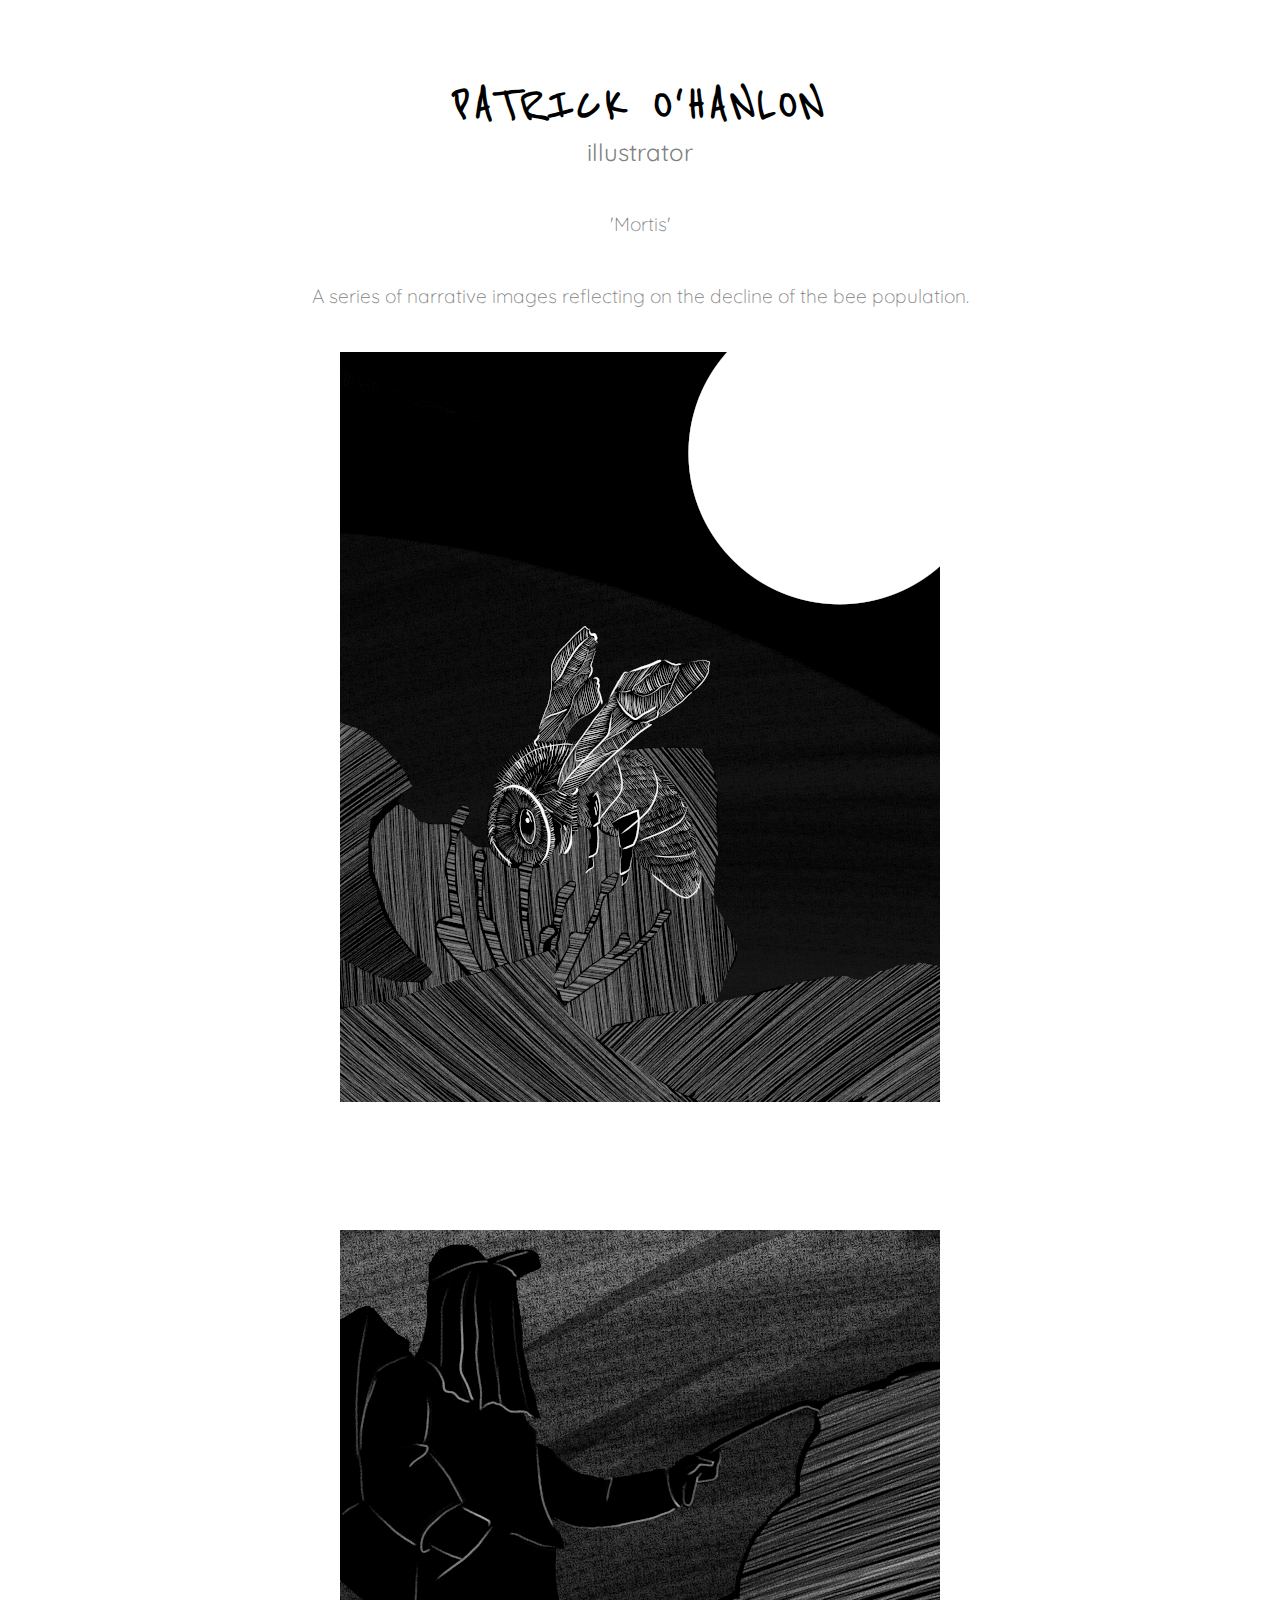
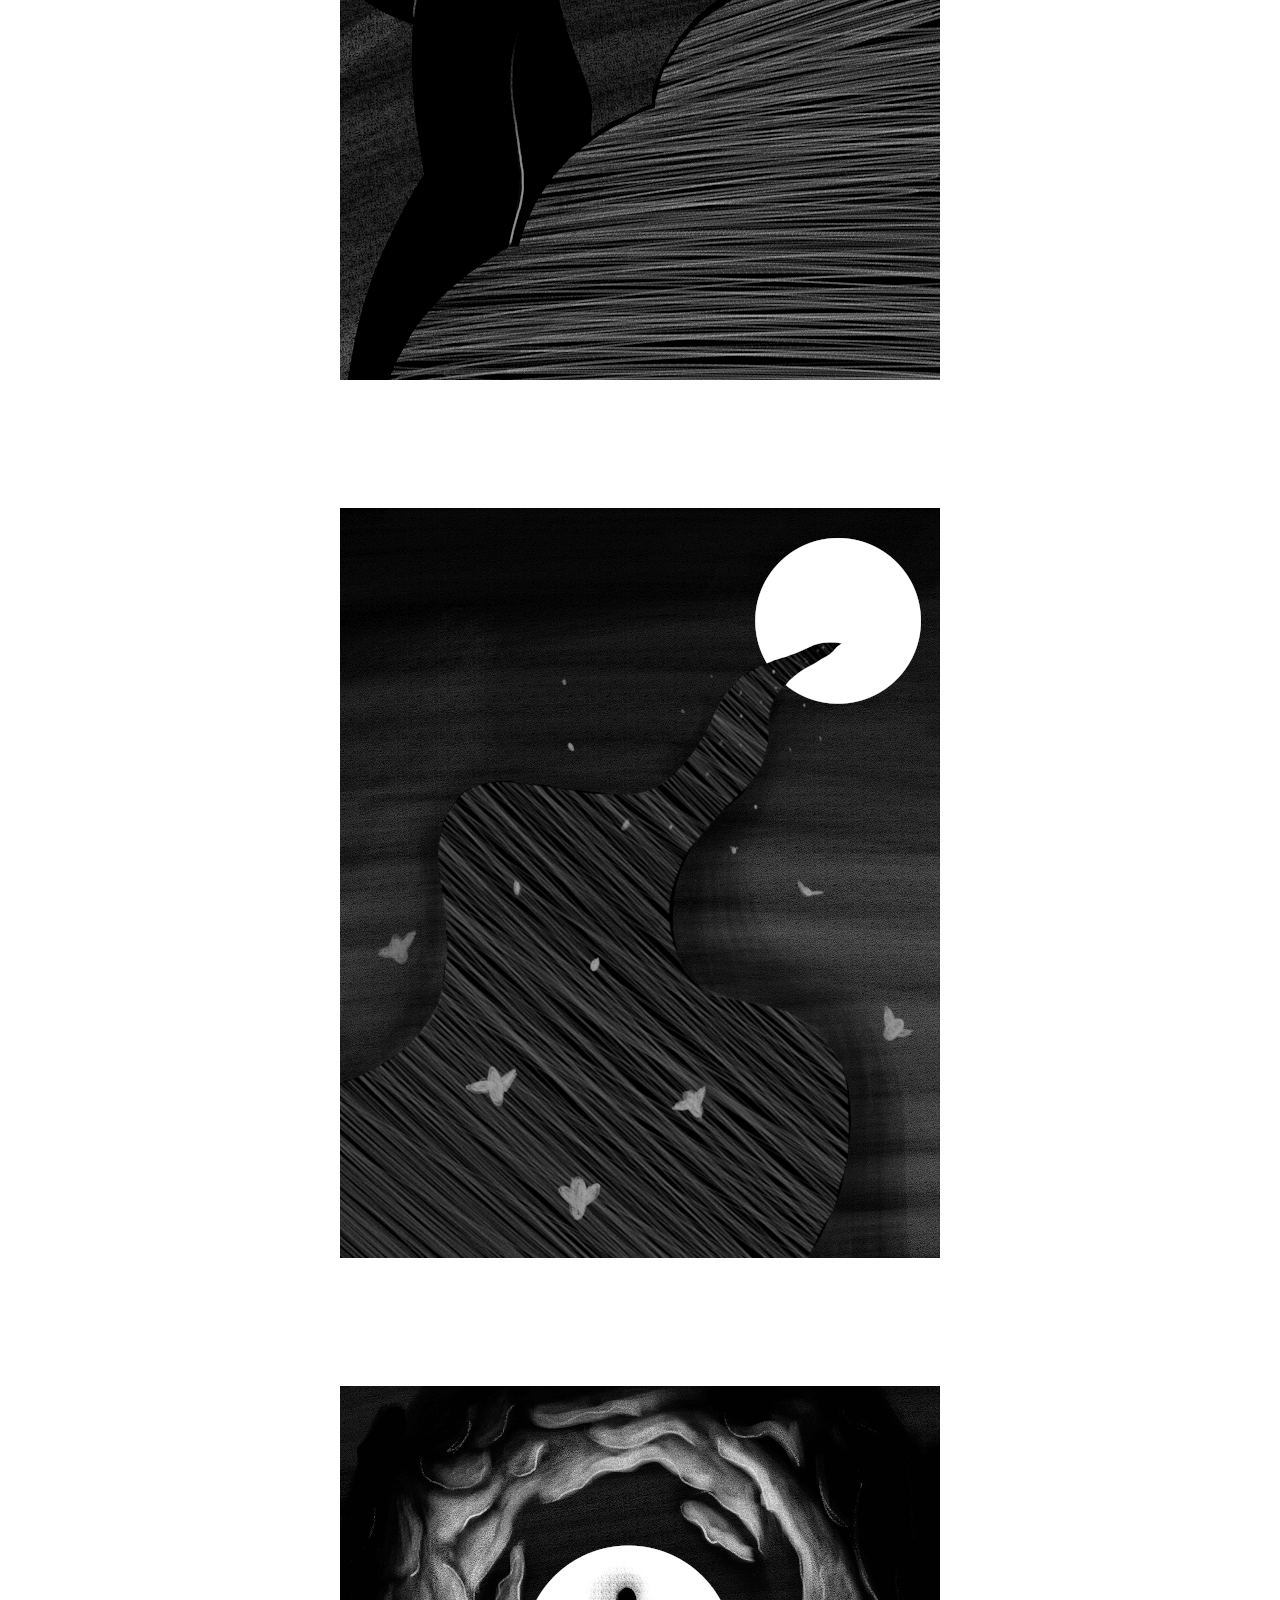
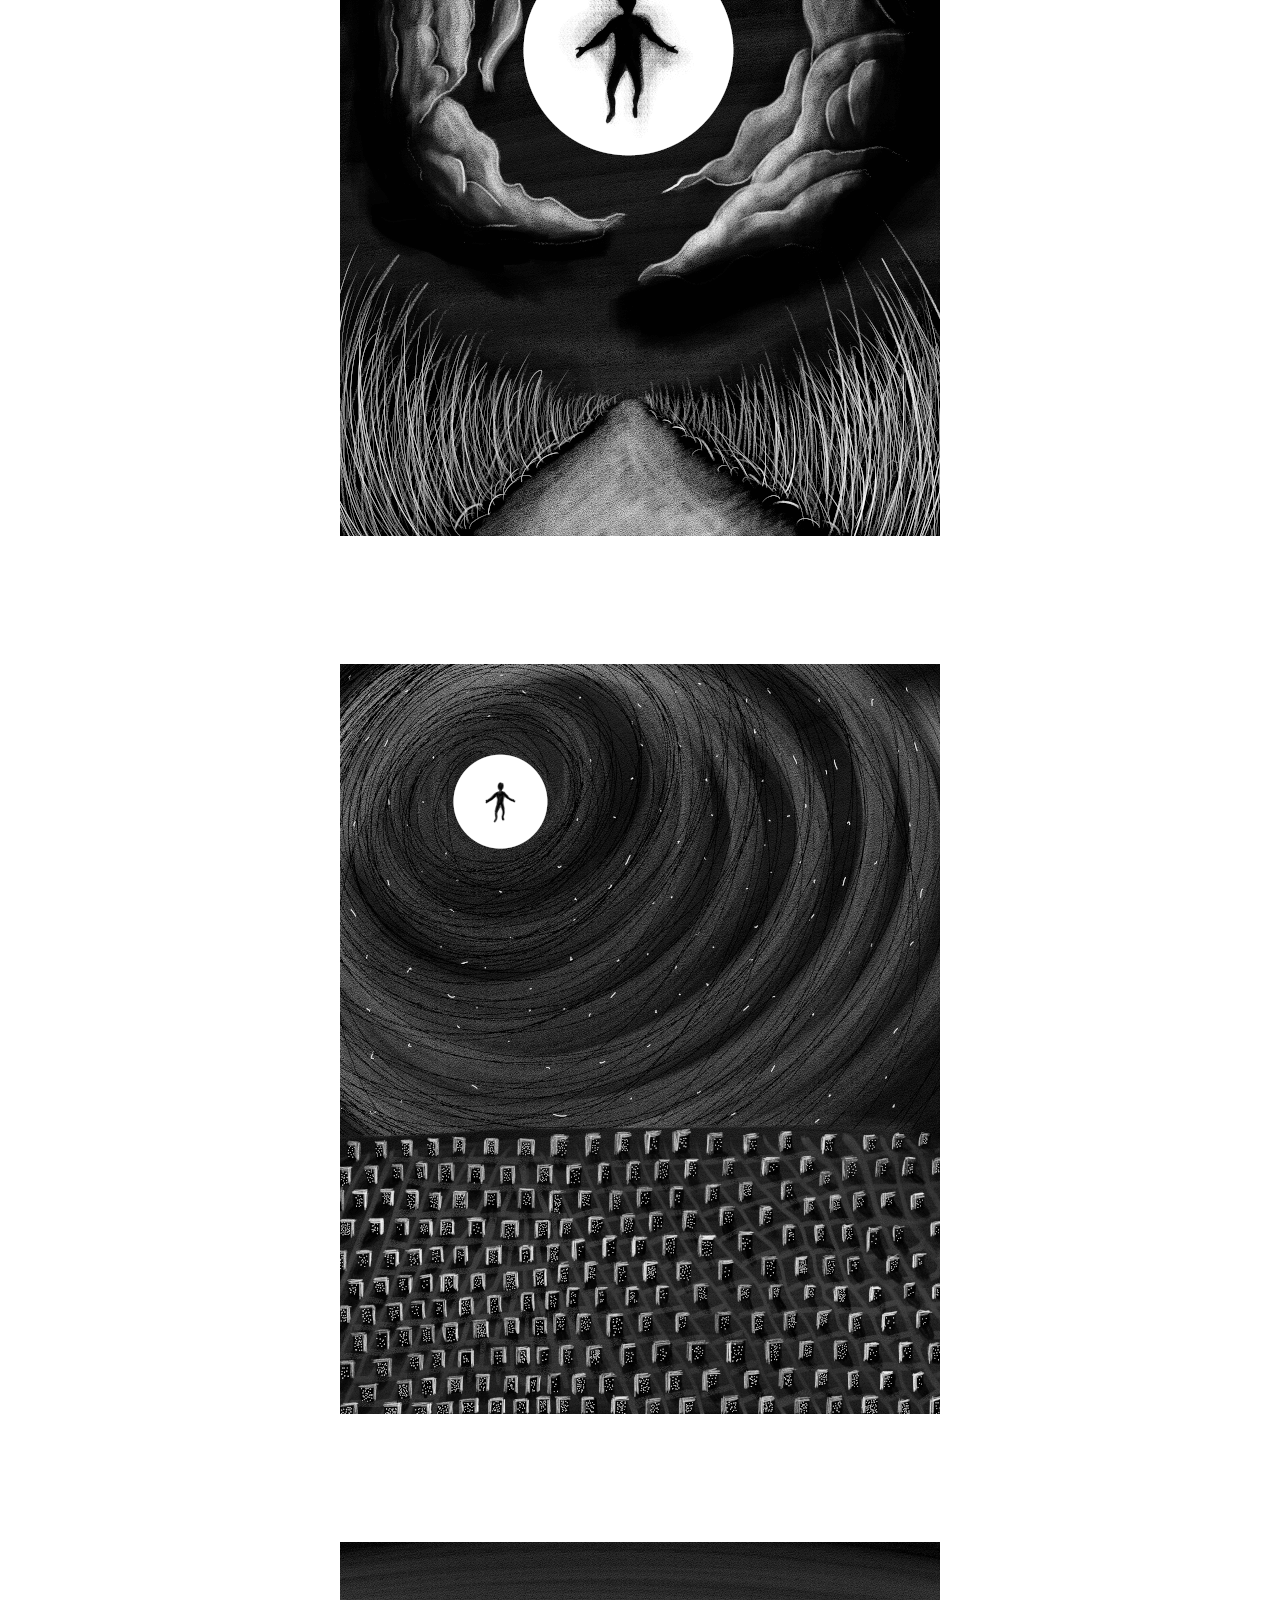
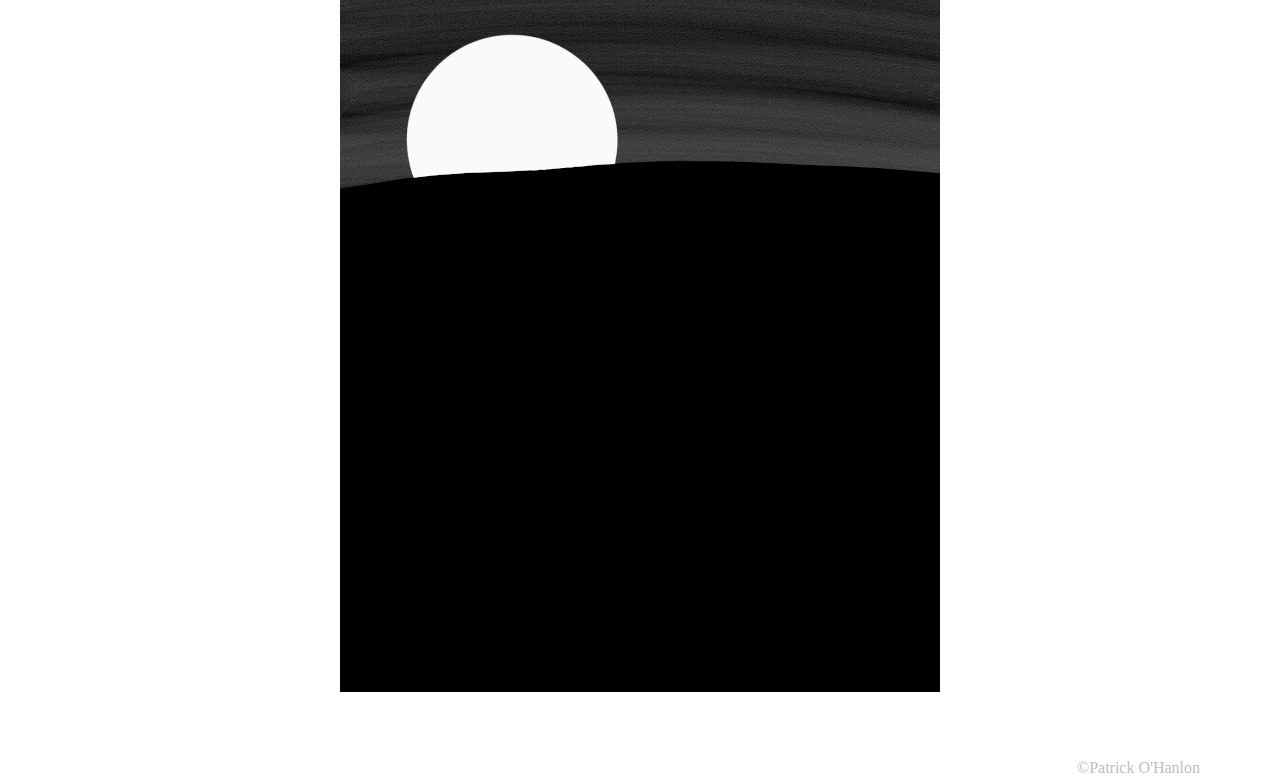
<file: mortis.html>
<!DOCTYPE html>
<html lang="en">
  <head>
    <meta charset="UTF-8" />
    <meta http-equiv="X-UA-Compatible" content="IE=edge" />
    <meta name="viewport" content="width=device-width, initial-scale=1.0" />
    <title>Patrick O'Hanlon Illustration</title>
    <link rel="preconnect" href="https://fonts.googleapis.com" />
    <link rel="preconnect" href="https://fonts.gstatic.com" crossorigin />
    <link
      href="https://fonts.googleapis.com/css2?family=Reenie+Beanie&display=swap"
      rel="stylesheet"
    />
    <link
      href="https://fonts.googleapis.com/css2?family=Quicksand:wght@300&display=swap"
      rel="stylesheet"
    />
    <link rel="stylesheet" href="reset.css" />
    <link rel="stylesheet" href="gallery.css" />
  </head>
  <body oncontextmenu="return false">
    <a href="index.html">
      <header>
        PATRICK O'HANLON
        <h2>illustrator</h2>
      </header>
    </a>
    <p>'Mortis'</p>
    <p>
      A series of narrative images reflecting on the decline of the bee
      population.
    </p>
    <div class="grid-container">
      <div class="image-grid">
        <div class="image-container">
          <img src="./images/mortis/1.png" alt="" />
        </div>
        <div class="image-container">
          <img src="./images/mortis/2.png" alt="" />
        </div>
        <div class="image-container">
          <img src="./images/mortis/3.png" alt="" />
        </div>
        <div class="image-container">
          <img src="./images/mortis/4.png" alt="" />
        </div>
        <div class="image-container">
          <img src="./images/mortis/5.png" alt="" />
        </div>
        <div class="image-container">
          <img src="./images/mortis/6.png" alt="" />
        </div>
      </div>
    </div>
    <footer>&#169;Patrick O'Hanlon</footer>
  </body>
</html>
</file>
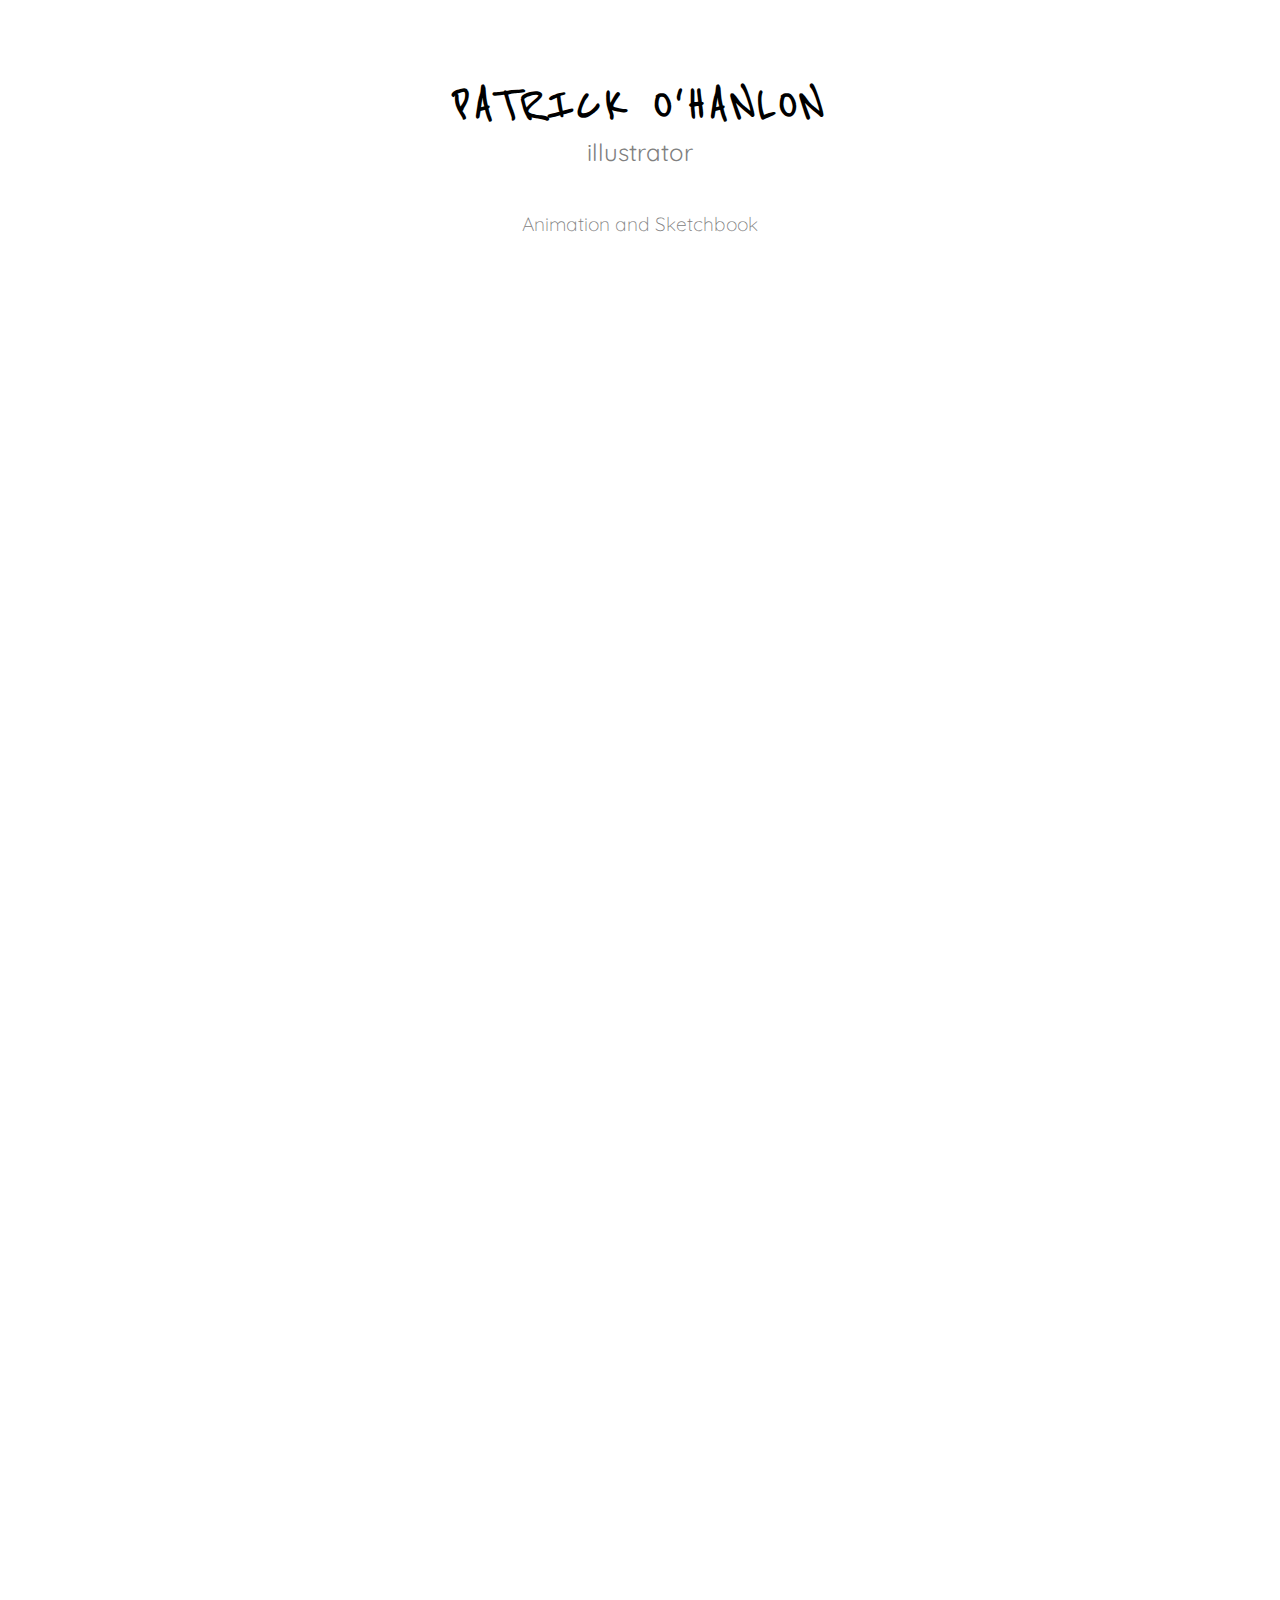
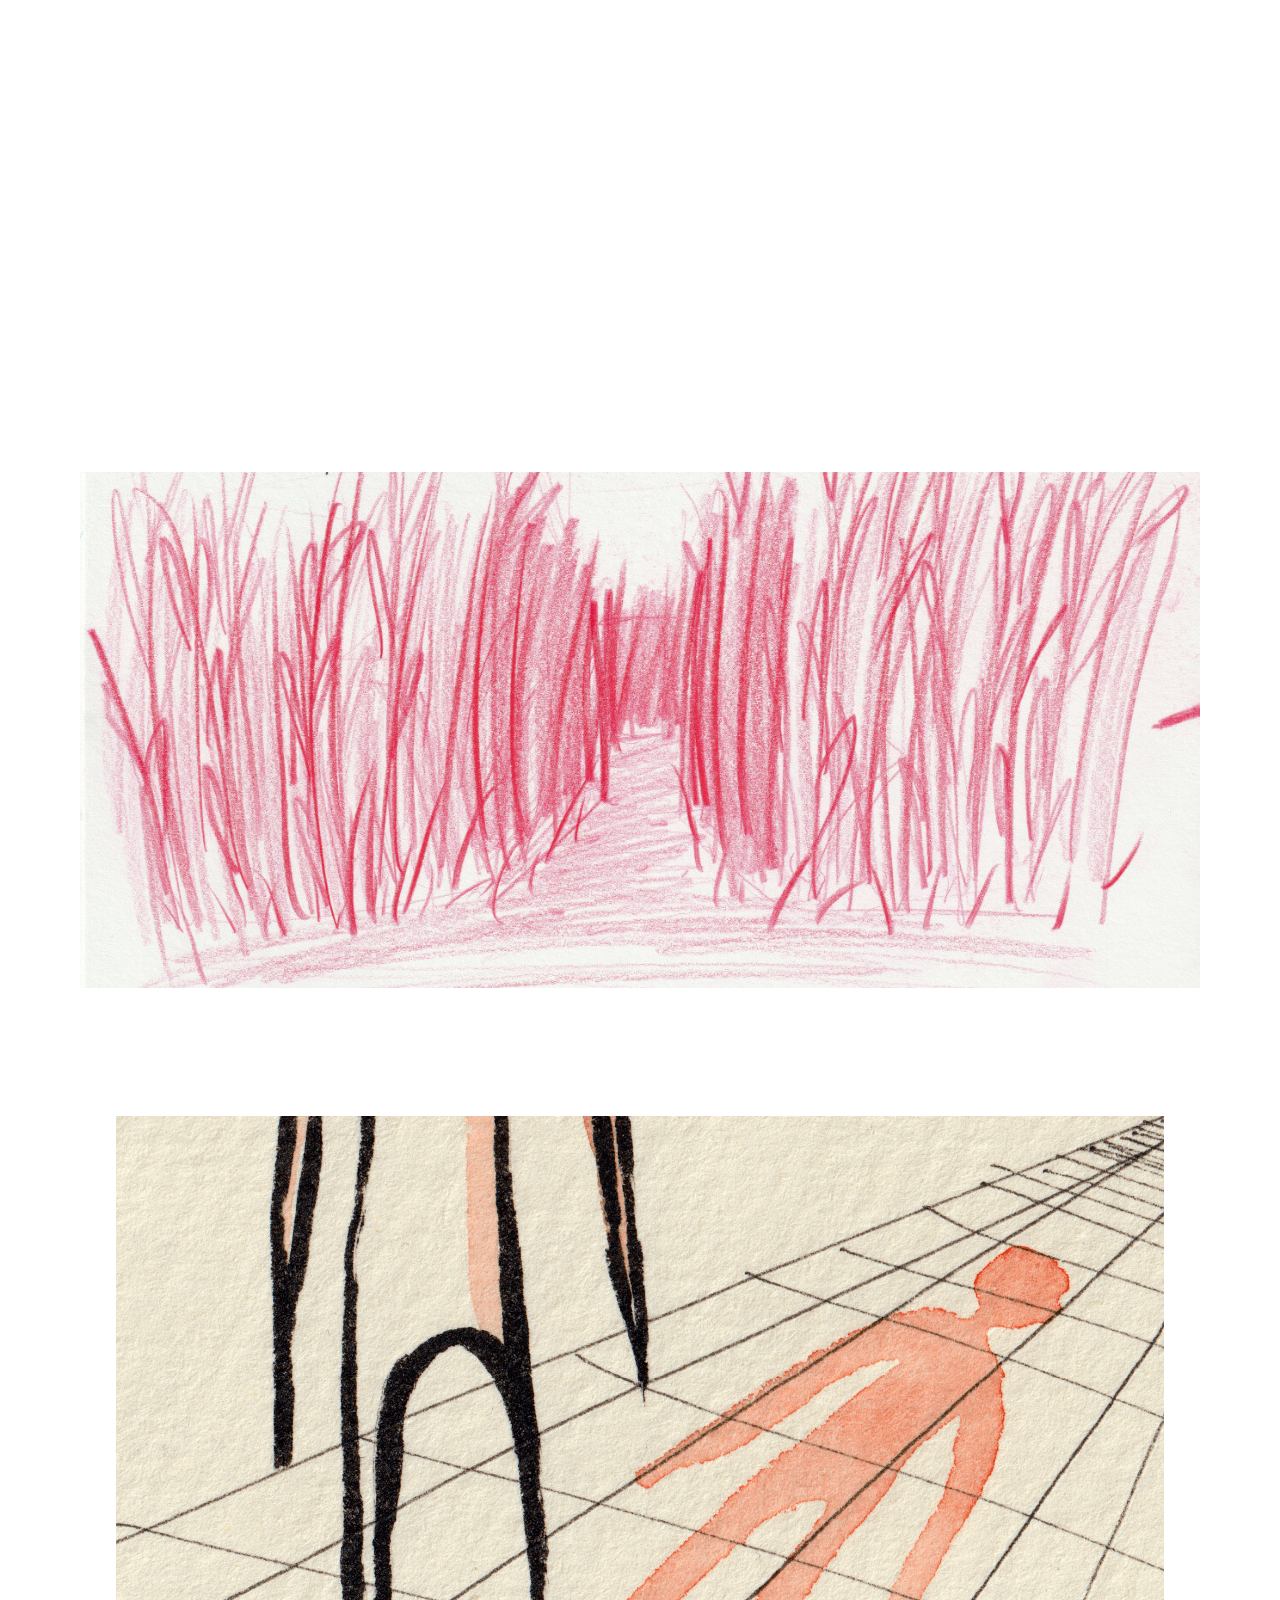
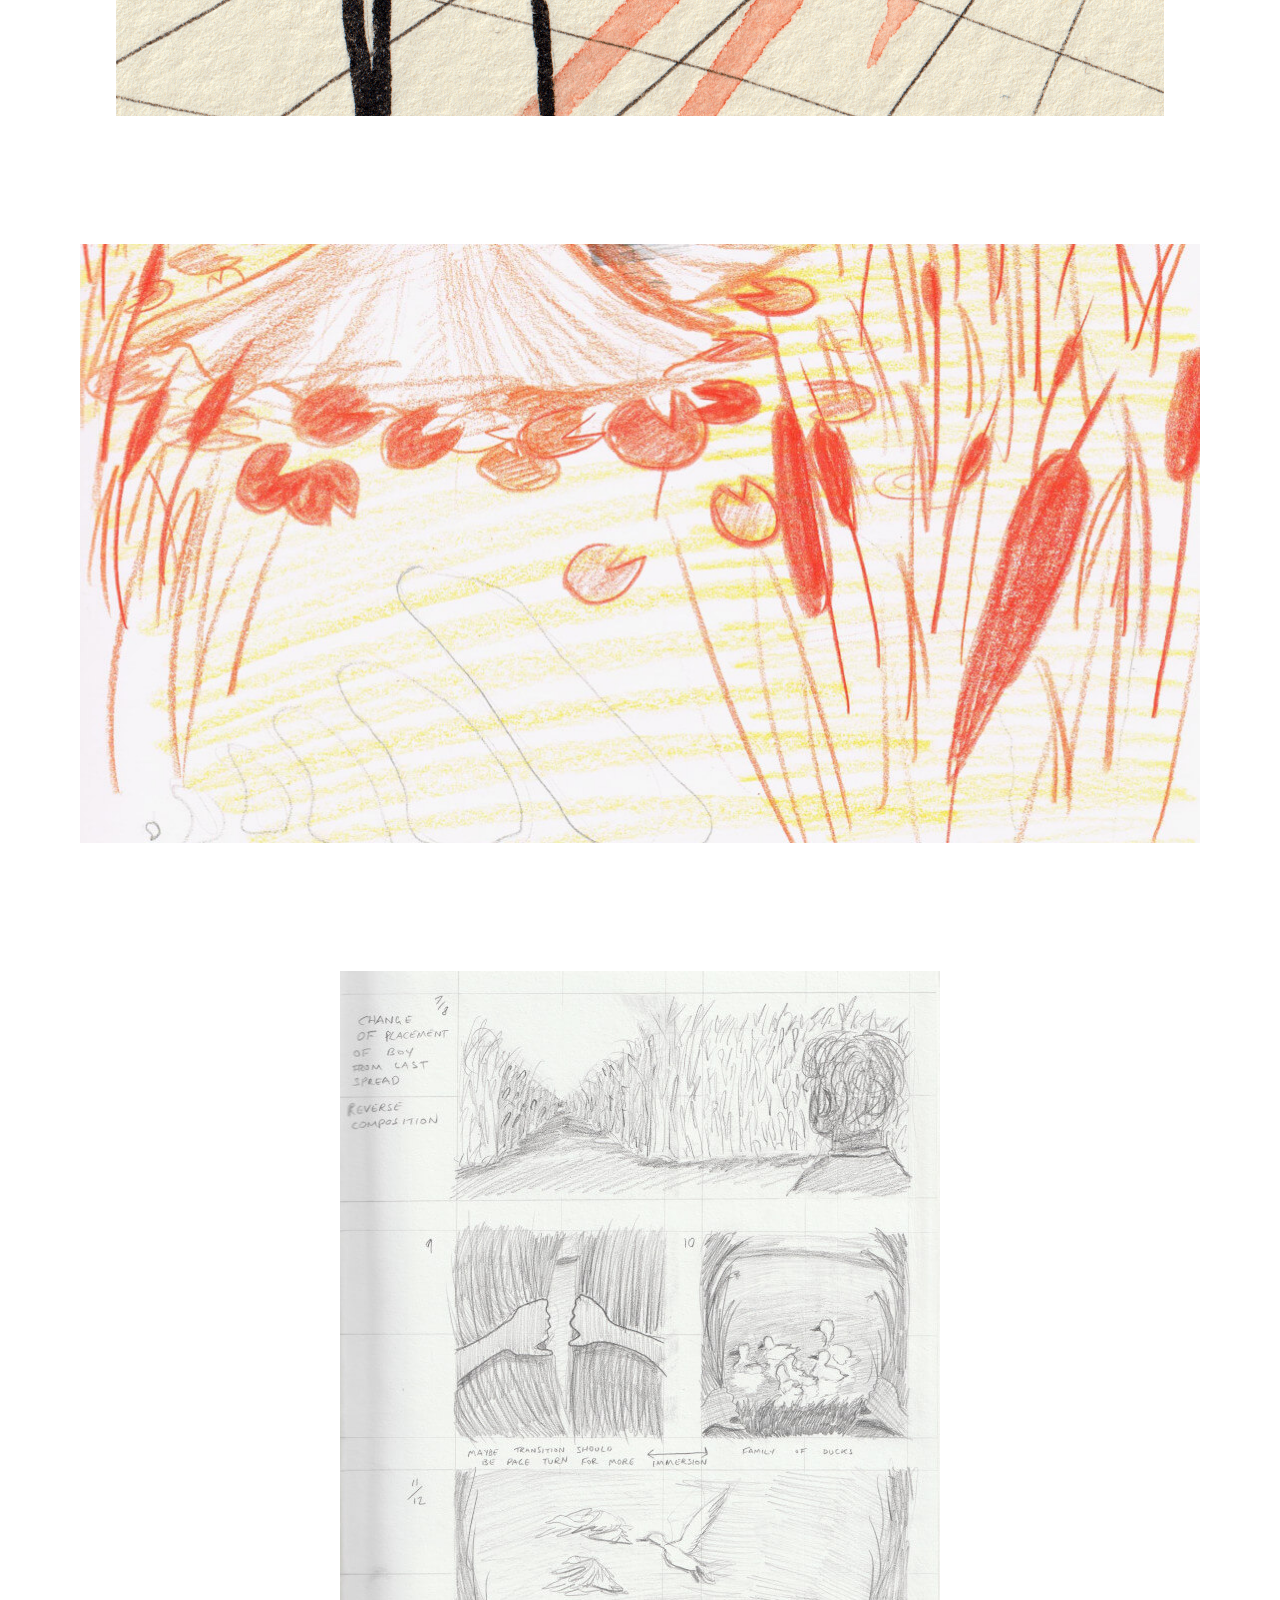
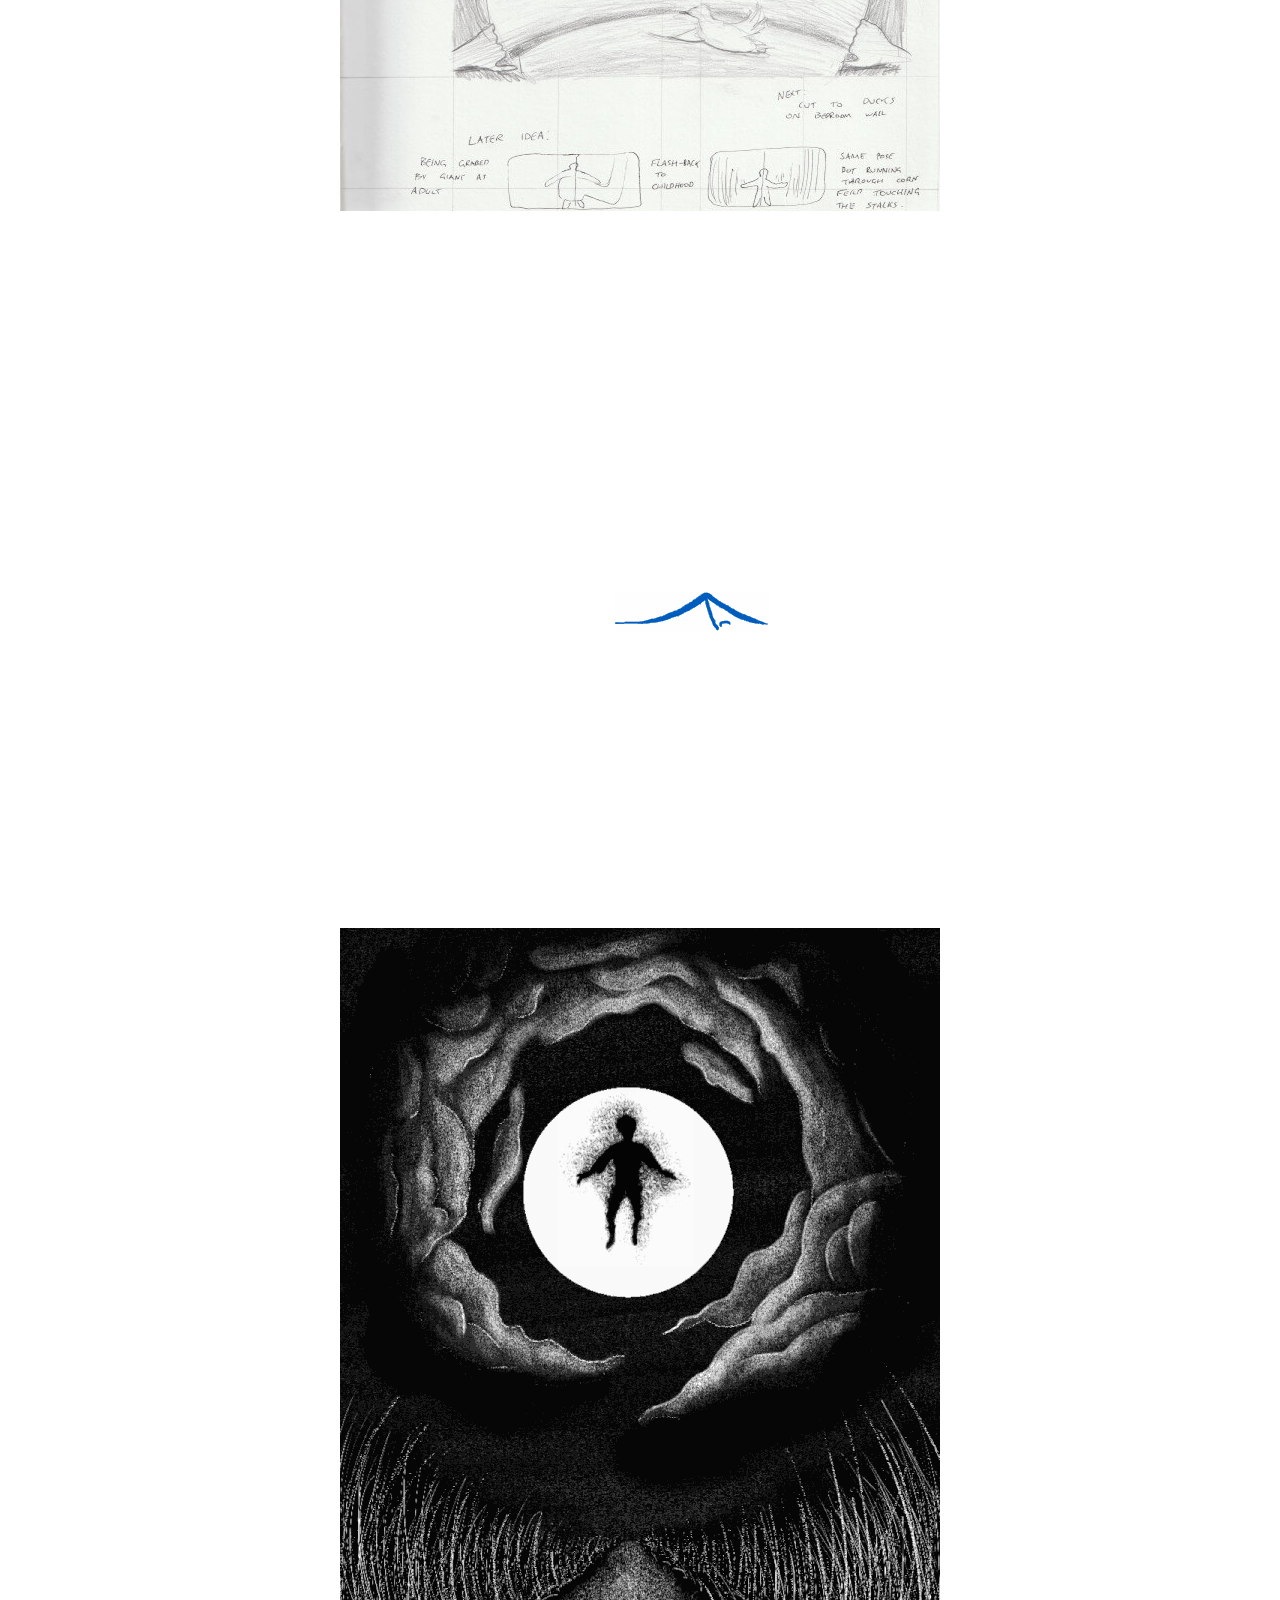
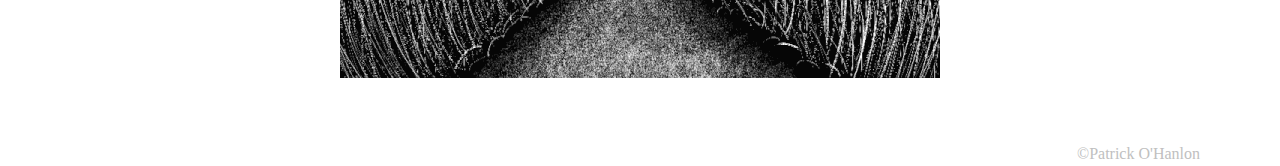
<file: sketchbook.html>
<!DOCTYPE html>
<html lang="en">
  <head>
    <meta charset="UTF-8" />
    <meta http-equiv="X-UA-Compatible" content="IE=edge" />
    <meta name="viewport" content="width=device-width, initial-scale=1.0" />
    <title>Patrick O'Hanlon Illustration</title>
    <link rel="preconnect" href="https://fonts.googleapis.com" />
    <link rel="preconnect" href="https://fonts.gstatic.com" crossorigin />
    <link
      href="https://fonts.googleapis.com/css2?family=Reenie+Beanie&display=swap"
      rel="stylesheet"
    />
    <link
      href="https://fonts.googleapis.com/css2?family=Quicksand:wght@300&display=swap"
      rel="stylesheet"
    />
    <link rel="stylesheet" href="reset.css" />
    <link rel="stylesheet" href="gallery.css" />
  </head>
  <body oncontextmenu="return false">
    <a href="index.html">
      <header>
        PATRICK O'HANLON
        <h2>illustrator</h2>
      </header>
    </a>
    <p>Animation and Sketchbook</p>
    <div class="grid-container">
      <div class="image-grid">
        <iframe
          width="100%"
          height="720"
          src="https://www.youtube.com/embed/At7o3aKaxnE"
          title="YouTube video player"
          frameborder="0"
          allow="accelerometer; clipboard-write; encrypted-media; gyroscope; picture-in-picture"
          allowfullscreen
        ></iframe>
        <iframe
          width="100%"
          height="720"
          src="https://www.youtube.com/embed/t1p8gIxkhn8"
          title="YouTube video player"
          frameborder="0"
          allow="accelerometer; clipboard-write; encrypted-media; gyroscope; picture-in-picture"
          allowfullscreen
        ></iframe>
        <iframe
          width="100%"
          height="720"
          src="https://www.youtube.com/embed/0KKXsGCPbzk"
          title="YouTube video player"
          frameborder="0"
          allow="accelerometer; clipboard-write; encrypted-media; gyroscope; picture-in-picture"
          allowfullscreen
        ></iframe>
        <iframe
          width="100%"
          height="720"
          src="https://www.youtube.com/embed/36k0FtOTDOc"
          title="YouTube video player"
          frameborder="0"
          allow="accelerometer; clipboard-write; encrypted-media; gyroscope; picture-in-picture"
          allowfullscreen
        ></iframe>
        <div class="image-container">
          <img src="./images/sketch/1.jpg" alt="" />
        </div>
        <div class="image-container">
          <img src="./images/sketch/2.png" alt="" />
        </div>
        <div class="image-container">
          <img src="./images/sketch/3.jpg" alt="" />
        </div>
        <div class="image-container">
          <img src="./images/sketch/5.jpg" alt="" />
        </div>
        <div class="image-container">
          <img src="./images/sketch/6.gif" alt="" />
        </div>
        <div class="image-container">
          <img src="./images/sketch/7.gif" alt="" />
        </div>
      </div>
    </div>
    <footer>&#169;Patrick O'Hanlon</footer>
  </body>
</html>
</file>
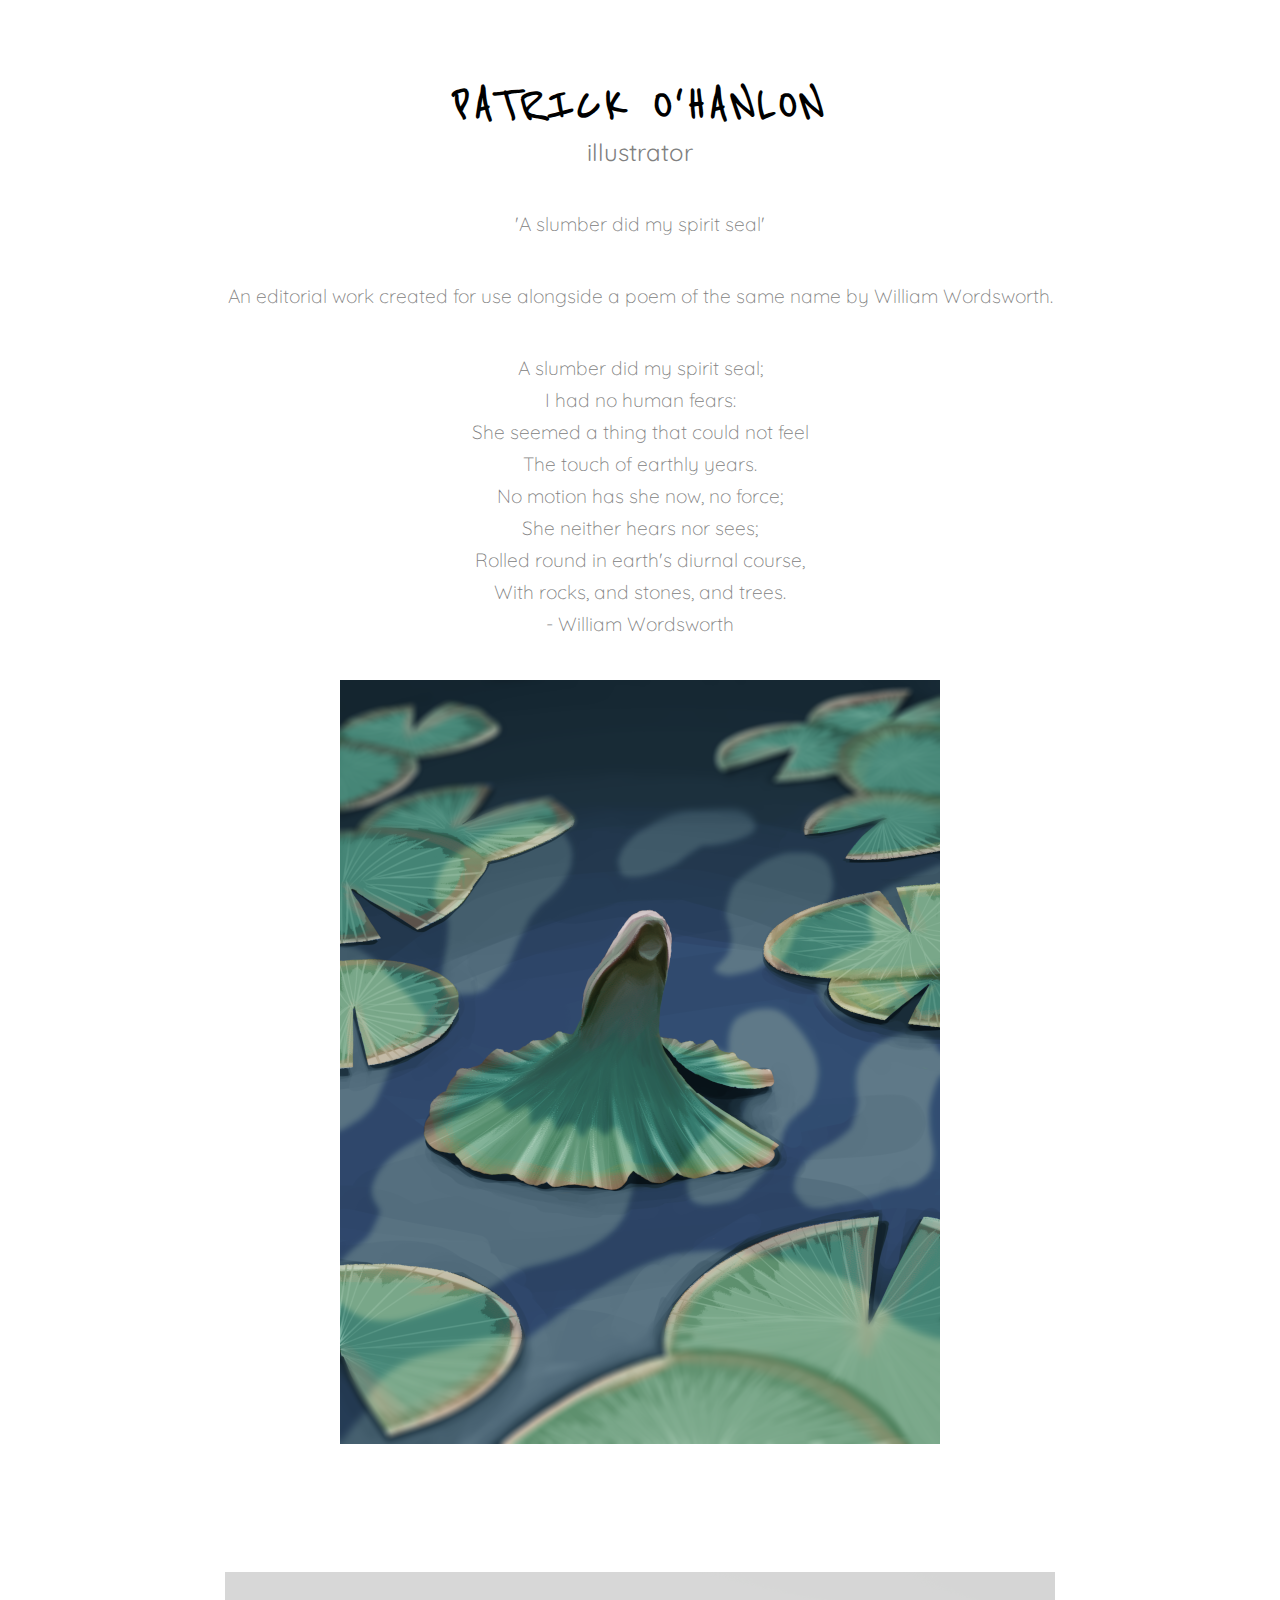
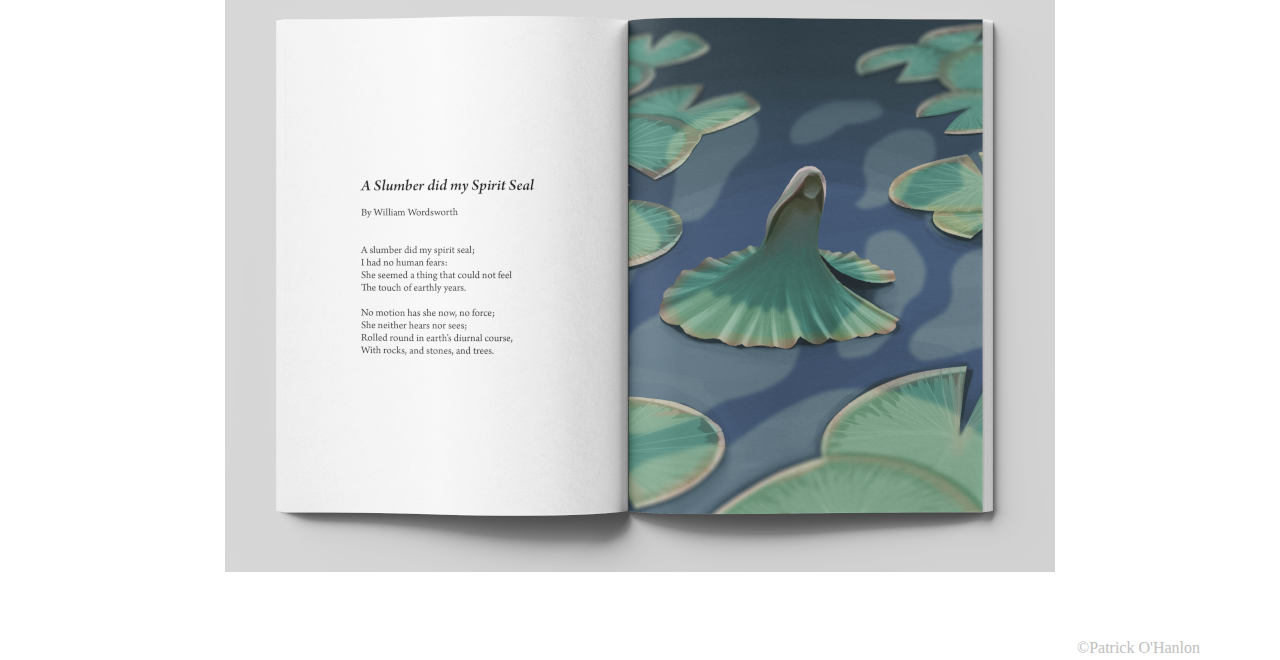
<file: slumber.html>
<!DOCTYPE html>
<html lang="en">
  <head>
    <meta charset="UTF-8" />
    <meta http-equiv="X-UA-Compatible" content="IE=edge" />
    <meta name="viewport" content="width=device-width, initial-scale=1.0" />
    <title>Patrick O'Hanlon Illustration</title>
    <link rel="preconnect" href="https://fonts.googleapis.com" />
    <link rel="preconnect" href="https://fonts.gstatic.com" crossorigin />
    <link
      href="https://fonts.googleapis.com/css2?family=Reenie+Beanie&display=swap"
      rel="stylesheet"
    />
    <link
      href="https://fonts.googleapis.com/css2?family=Quicksand:wght@300&display=swap"
      rel="stylesheet"
    />
    <link rel="stylesheet" href="reset.css" />
    <link rel="stylesheet" href="gallery.css" />
  </head>
  <body oncontextmenu="return false">
    <a href="index.html">
      <header>
        PATRICK O'HANLON
        <h2>illustrator</h2>
      </header>
    </a>
    <p>'A slumber did my spirit seal'</p>
    <p>
      An editorial work created for use alongside a poem of the same name by
      William Wordsworth.
    </p>
    <p>
      A slumber did my spirit seal; <br />
      I had no human fears: <br />
      She seemed a thing that could not feel <br />
      The touch of earthly years. <br />
      No motion has she now, no force; <br />
      She neither hears nor sees; <br />
      Rolled round in earth's diurnal course, <br />
      With rocks, and stones, and trees. <br />
      - William Wordsworth
    </p>
    <div class="grid-container">
      <div class="image-grid">
        <div class="image-container">
          <img src="./images/slumber/1.png" alt="" />
        </div>
        <div class="image-container">
          <img src="./images/slumber/mockup.png" alt="" />
        </div>
      </div>
    </div>
    <footer>&#169;Patrick O'Hanlon</footer>
  </body>
</html>
</file>
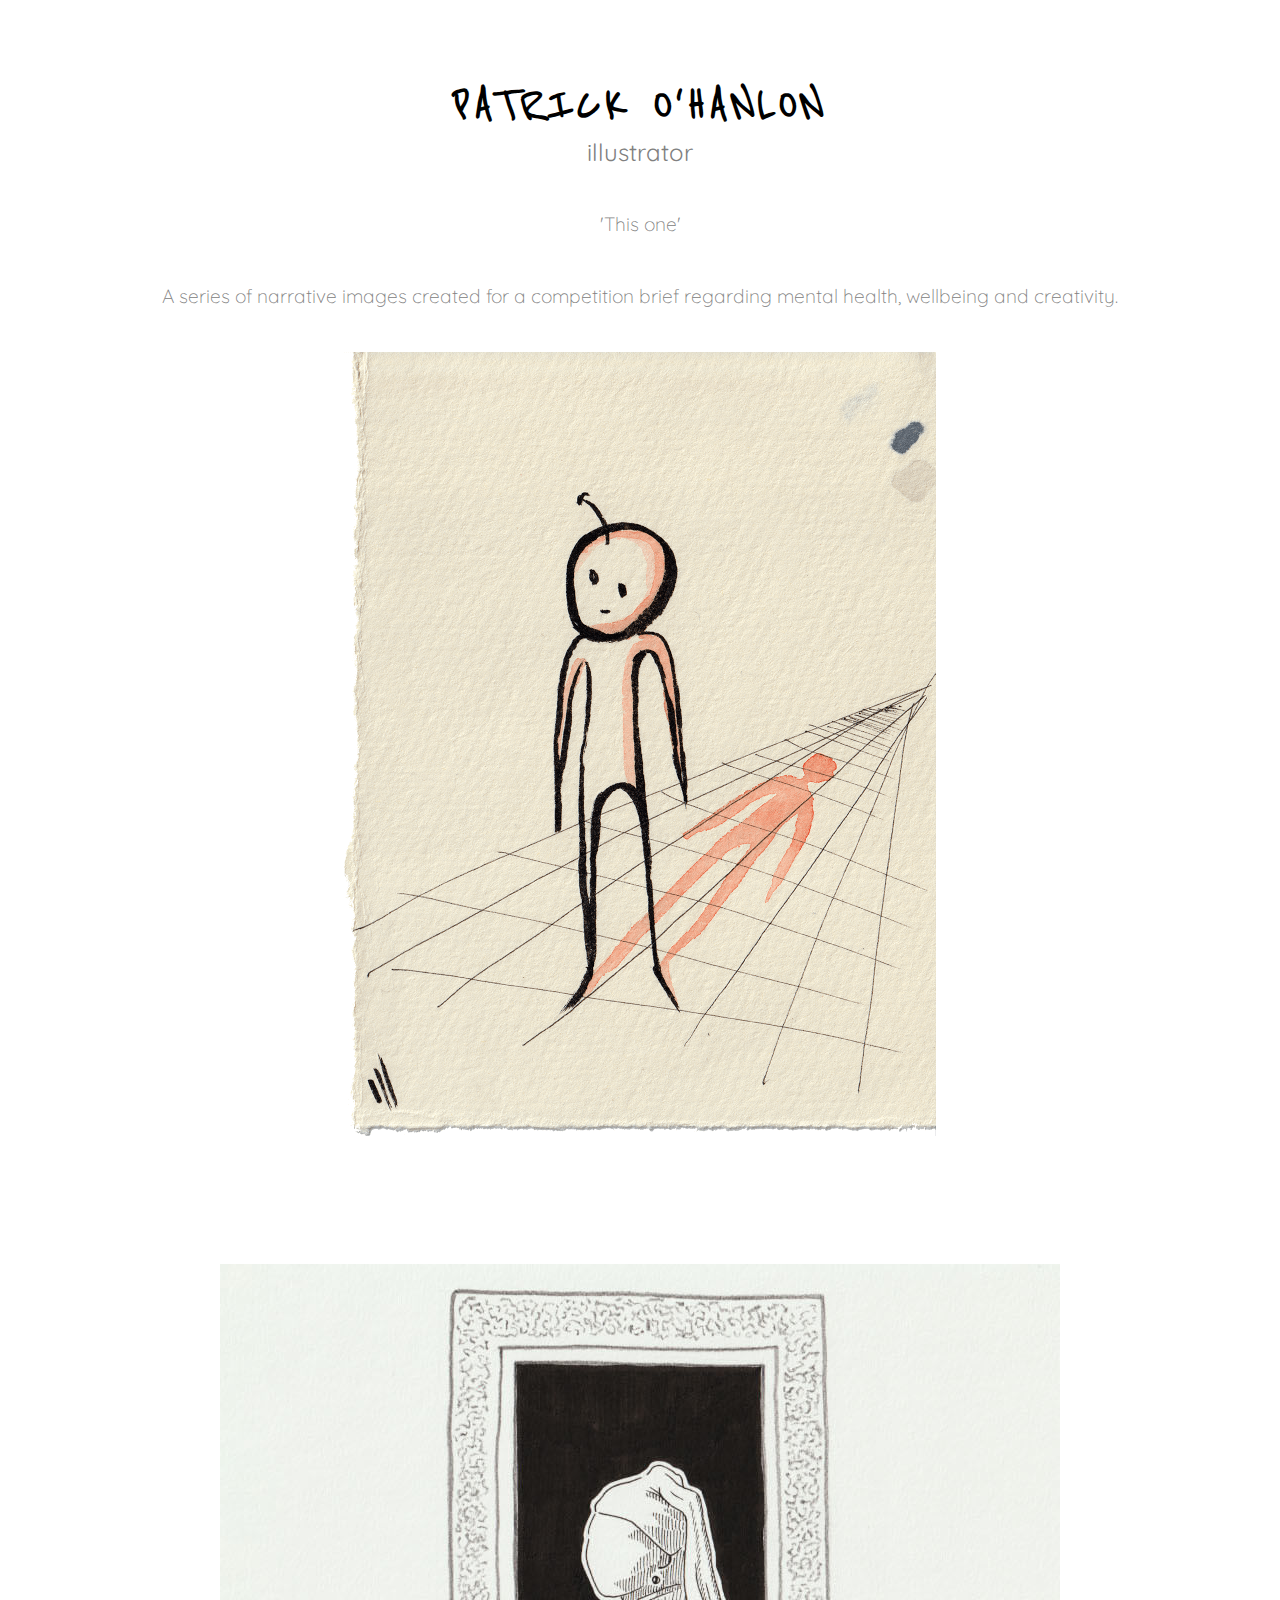
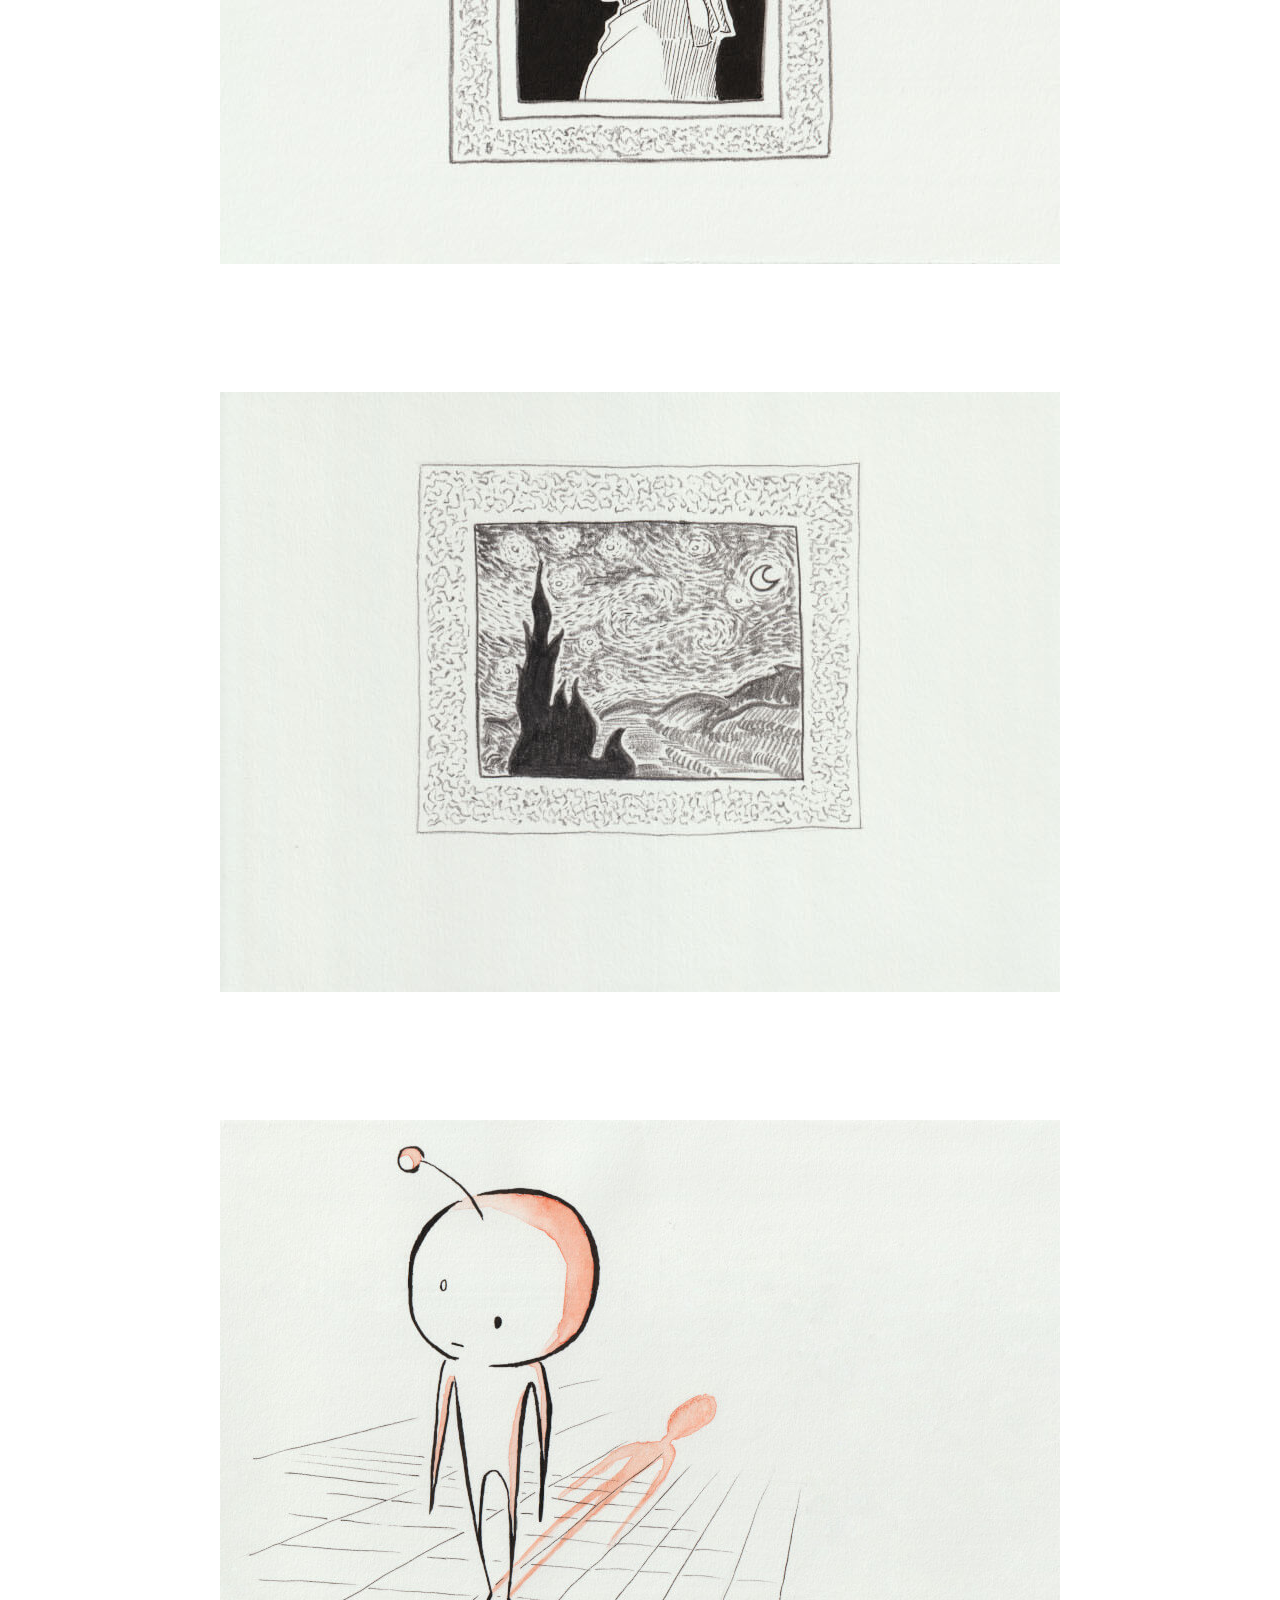
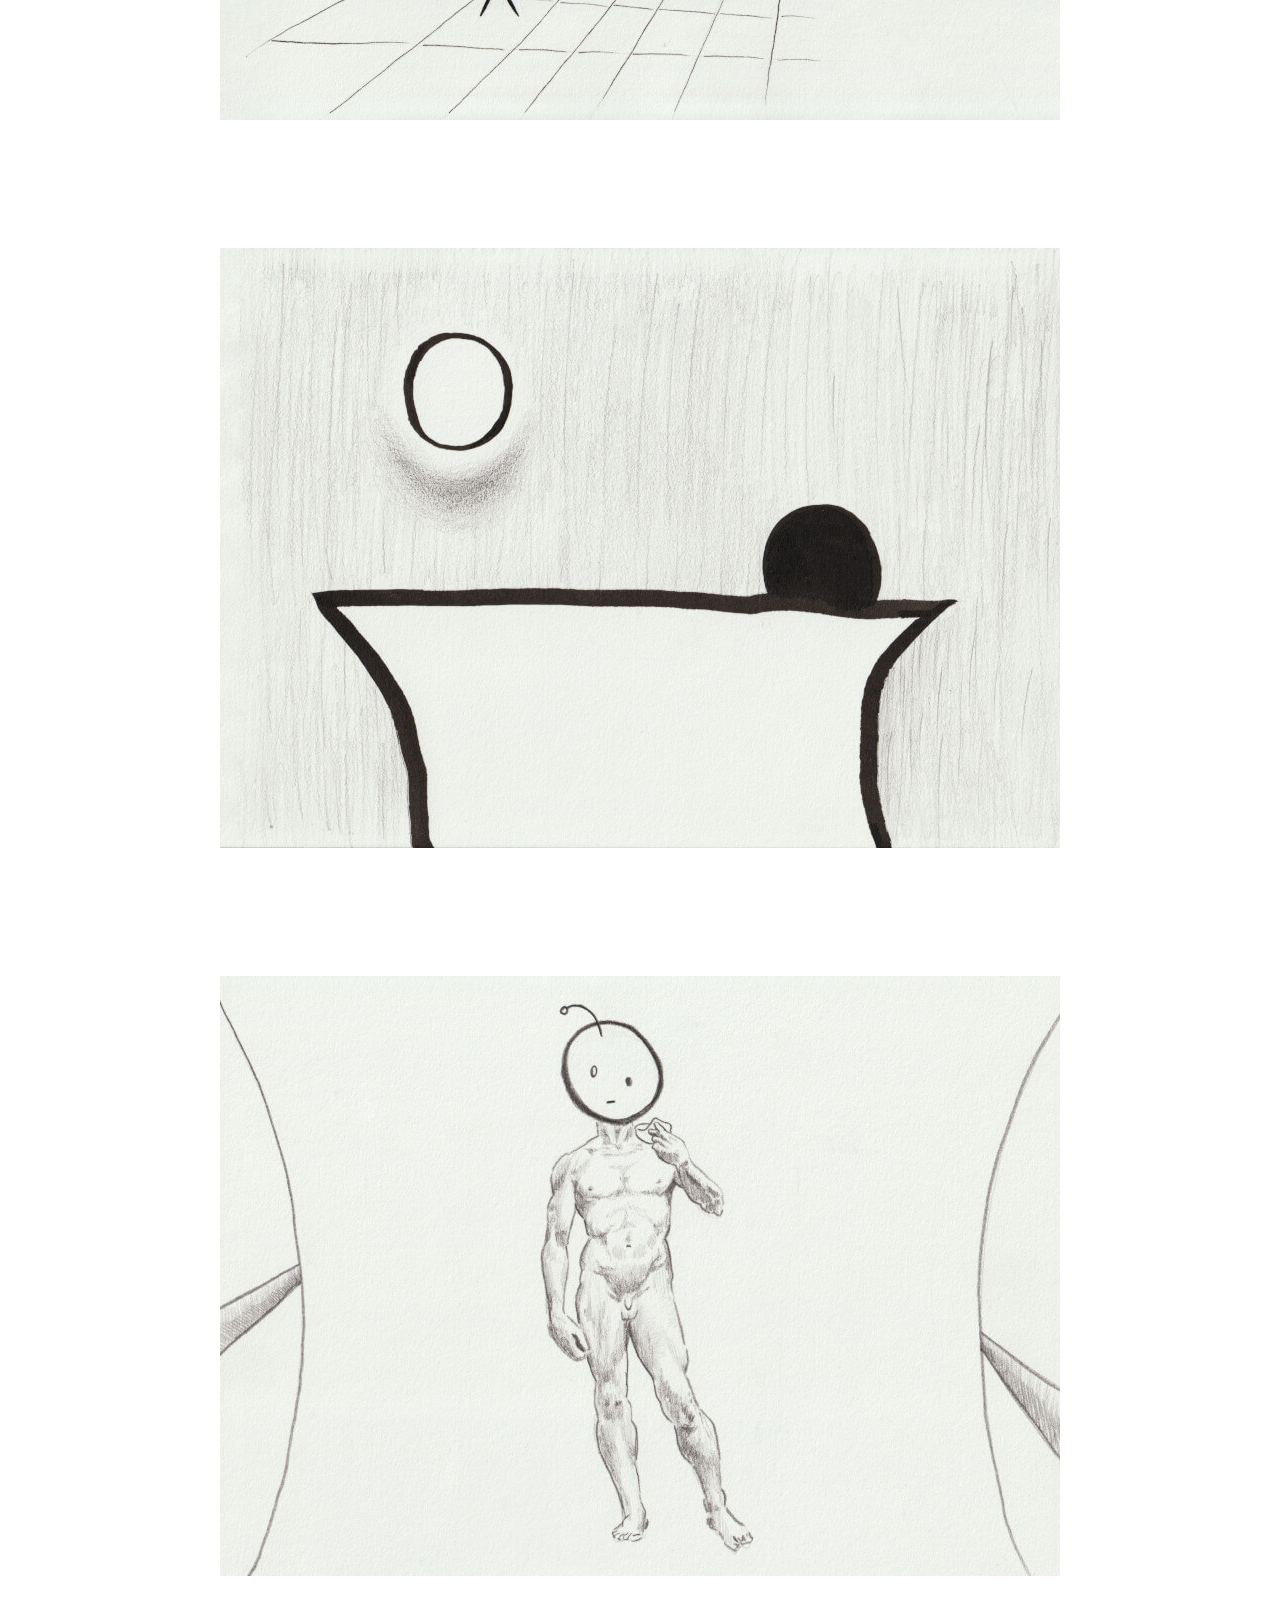
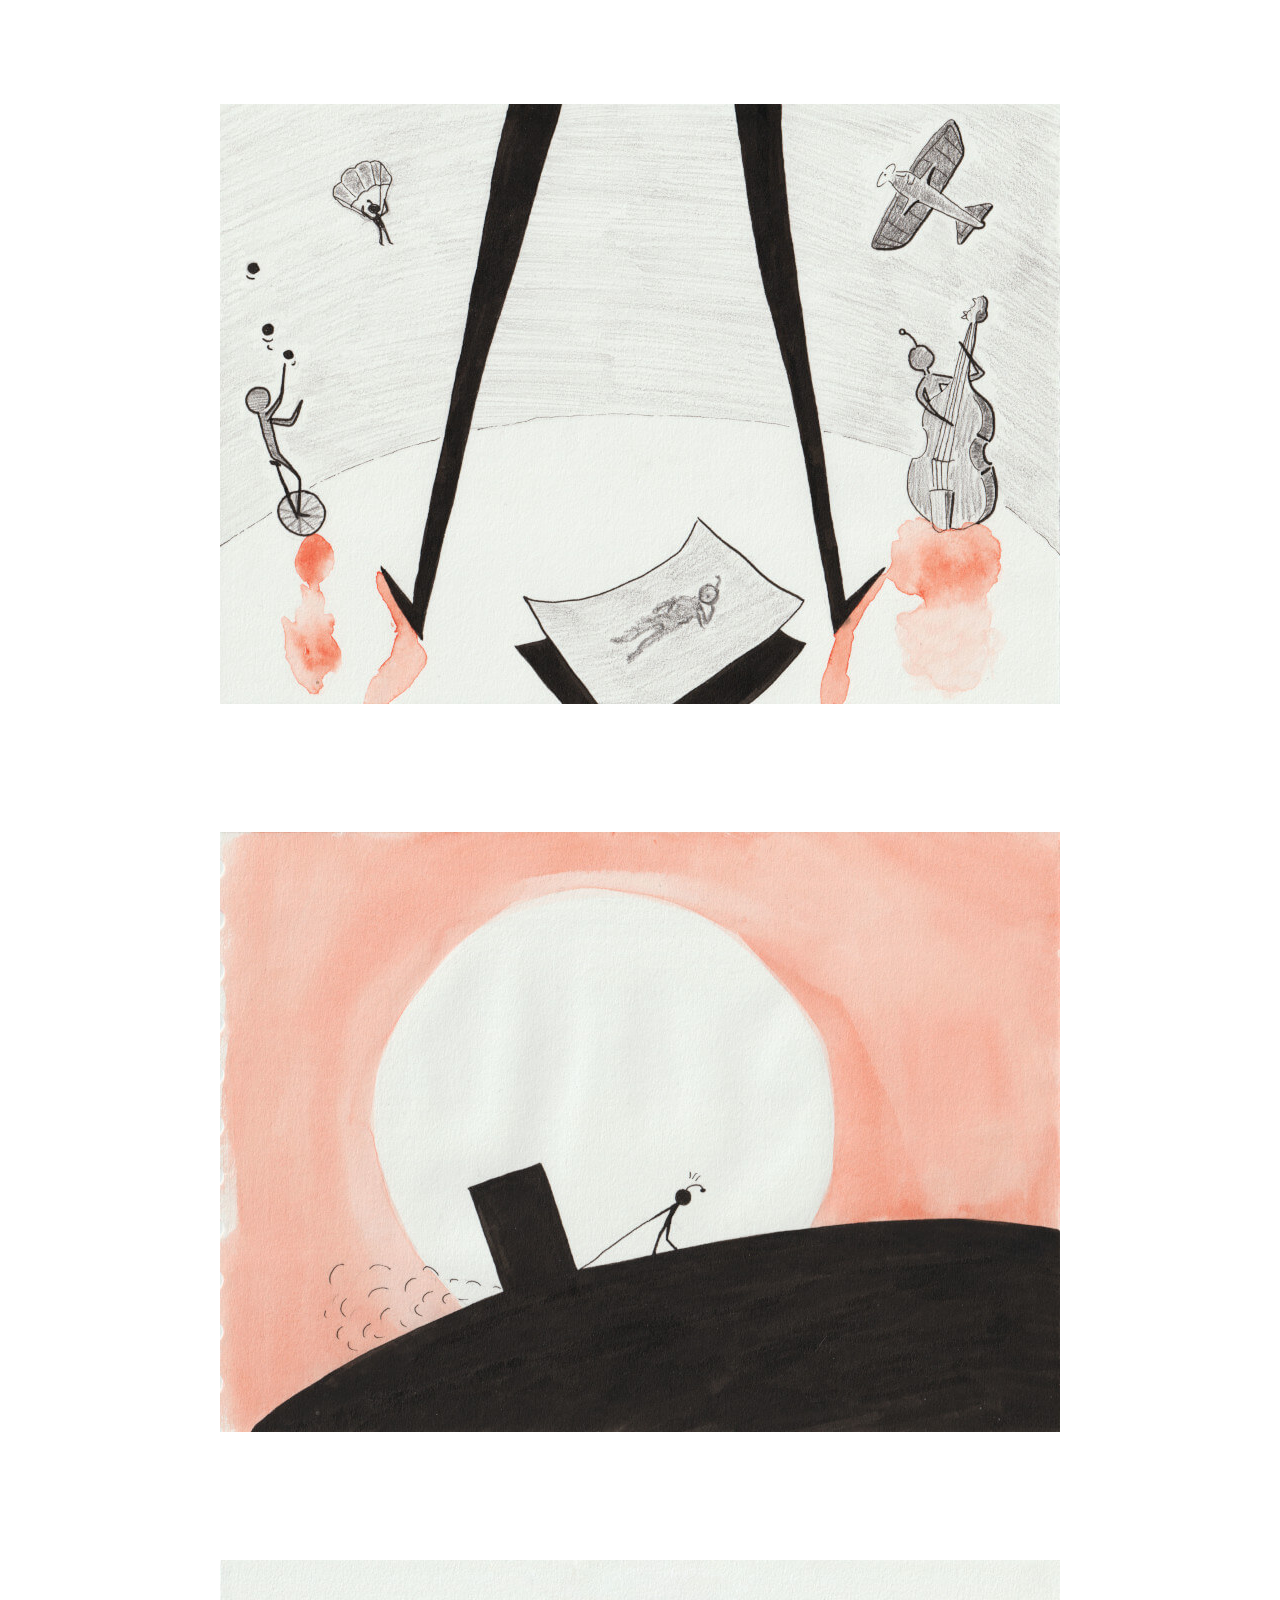
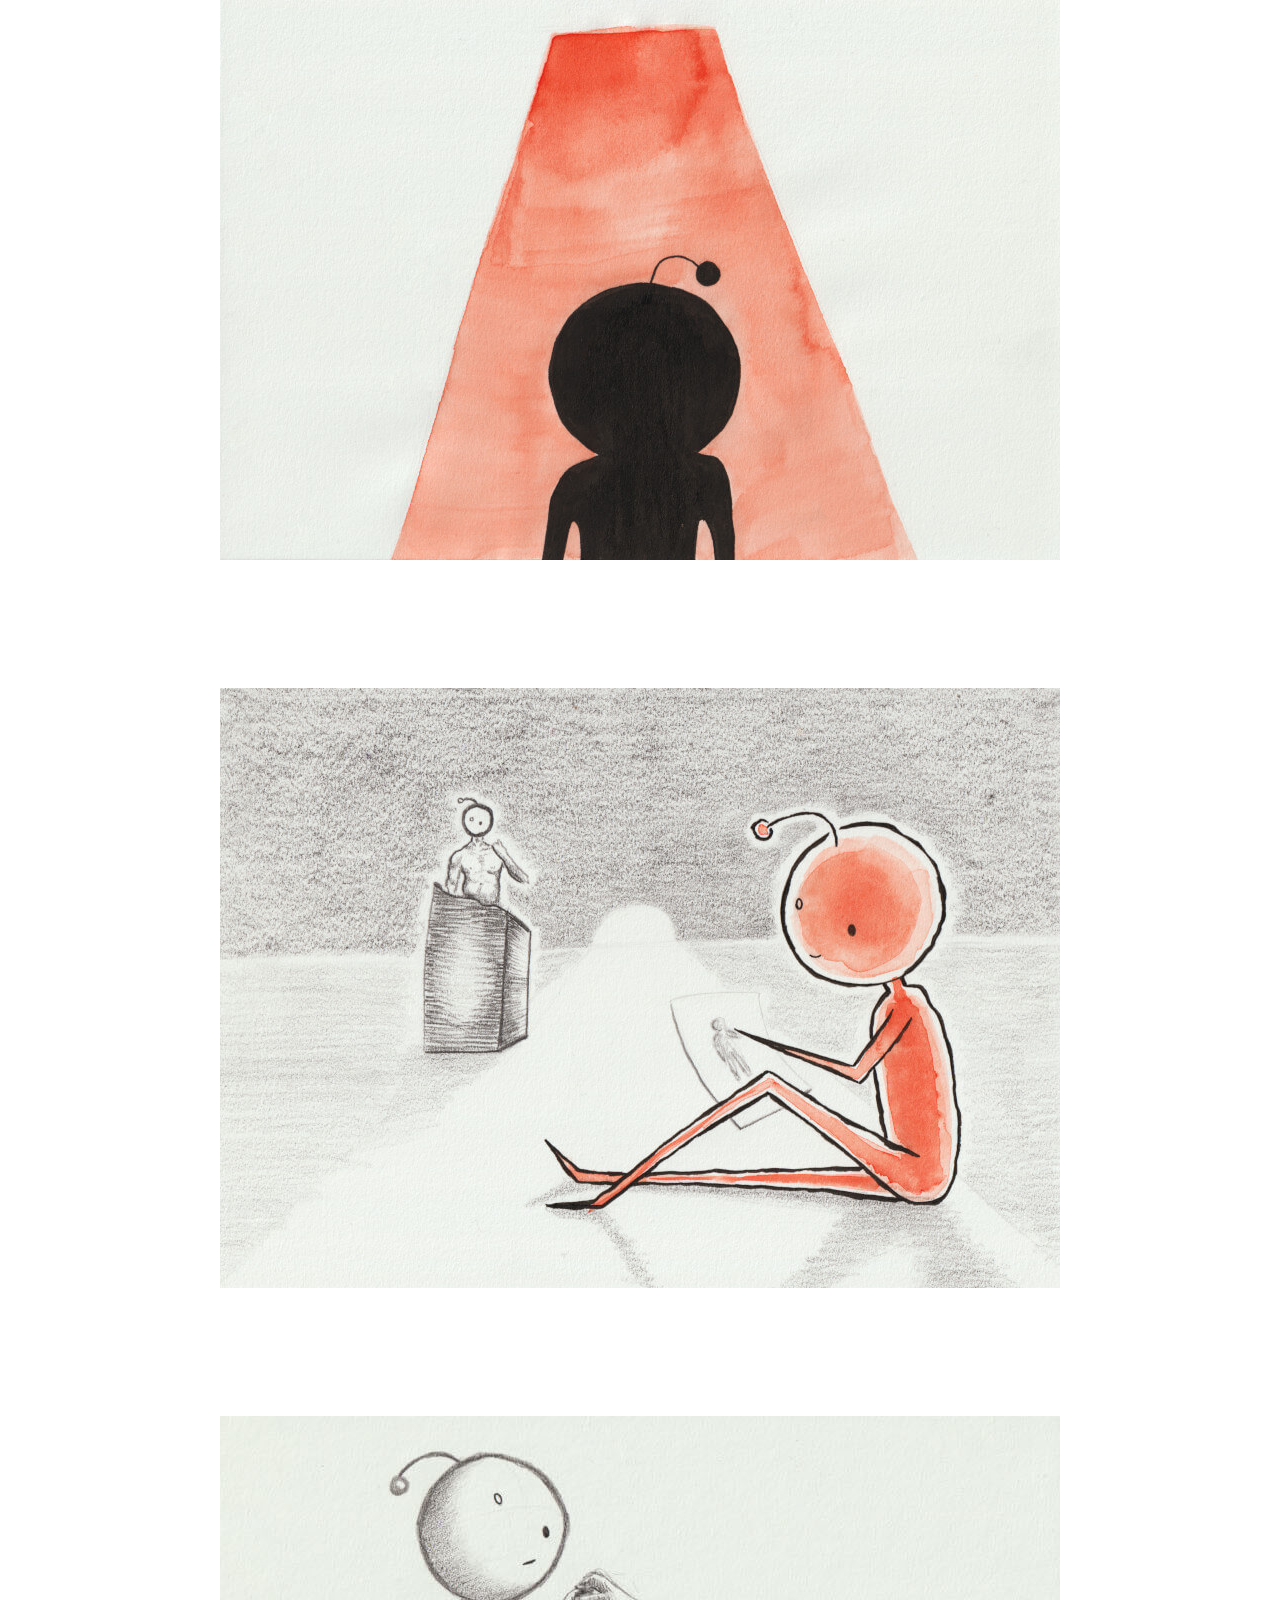
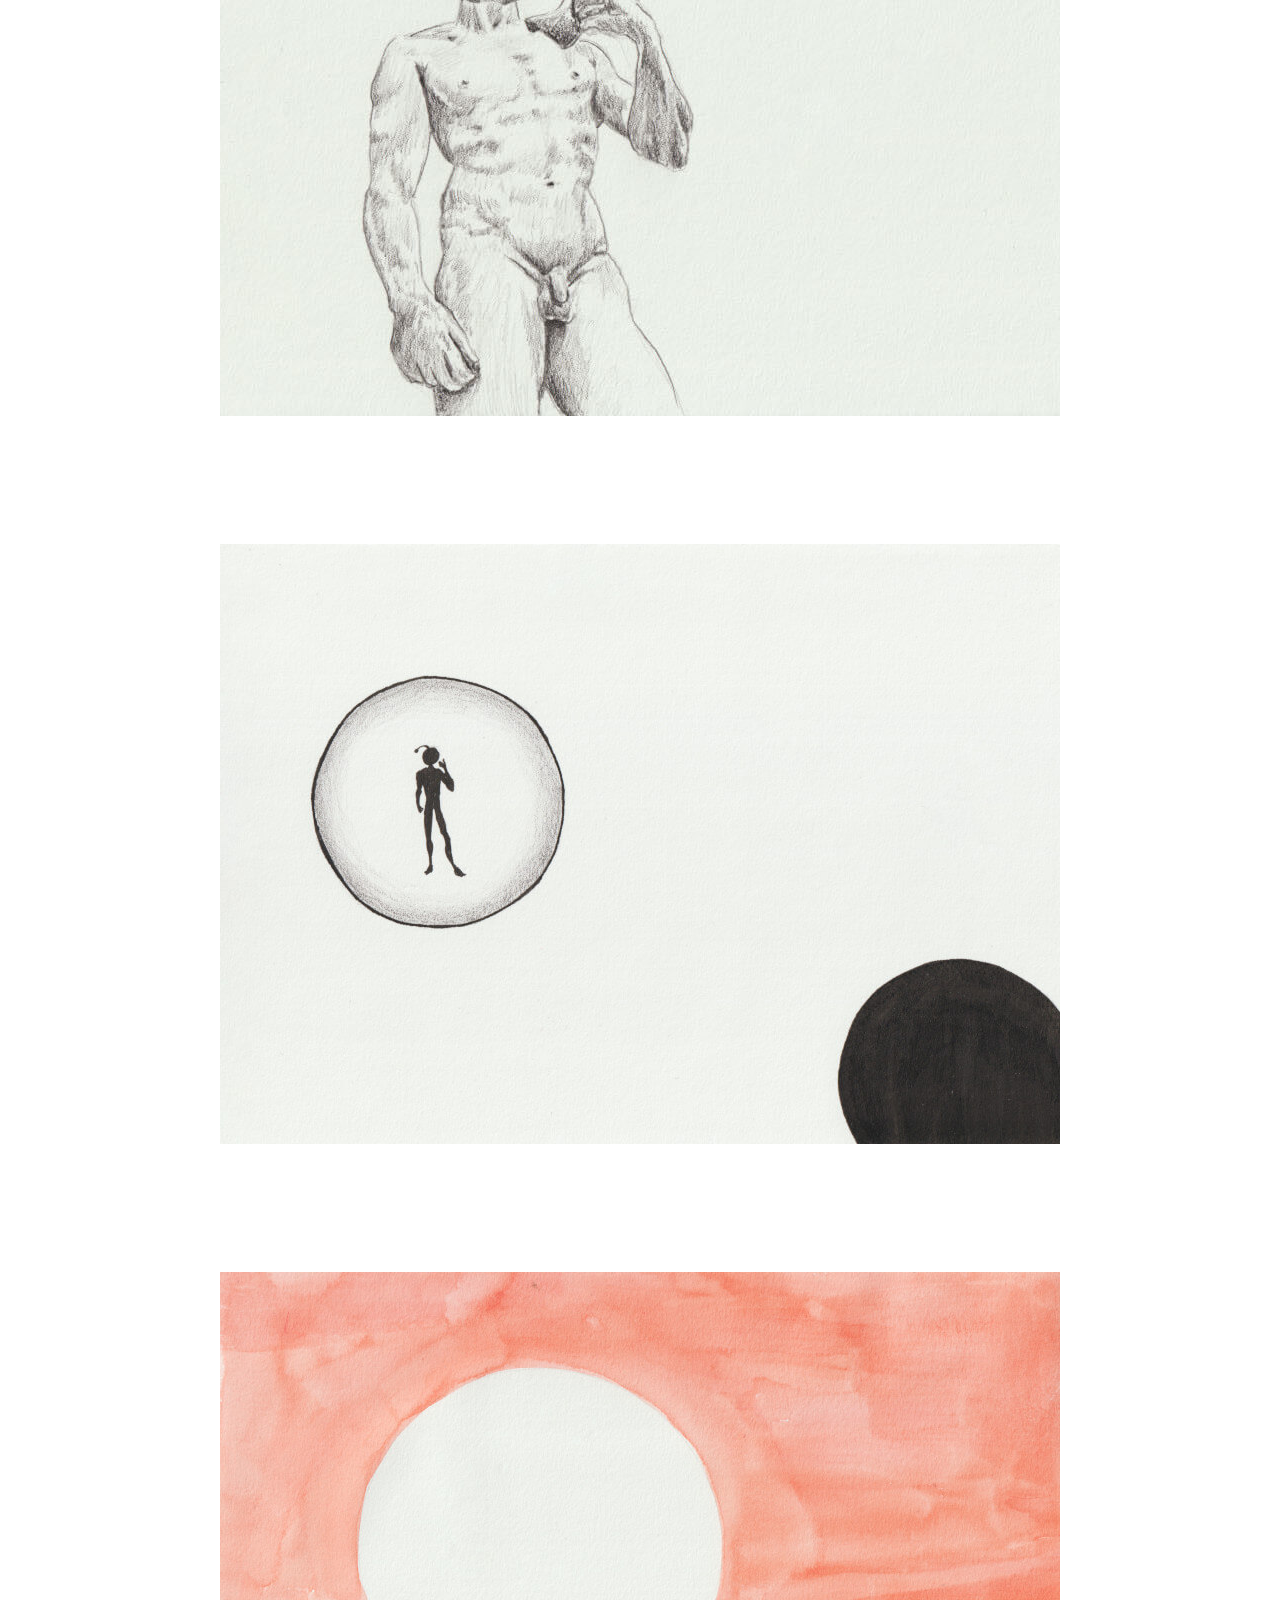
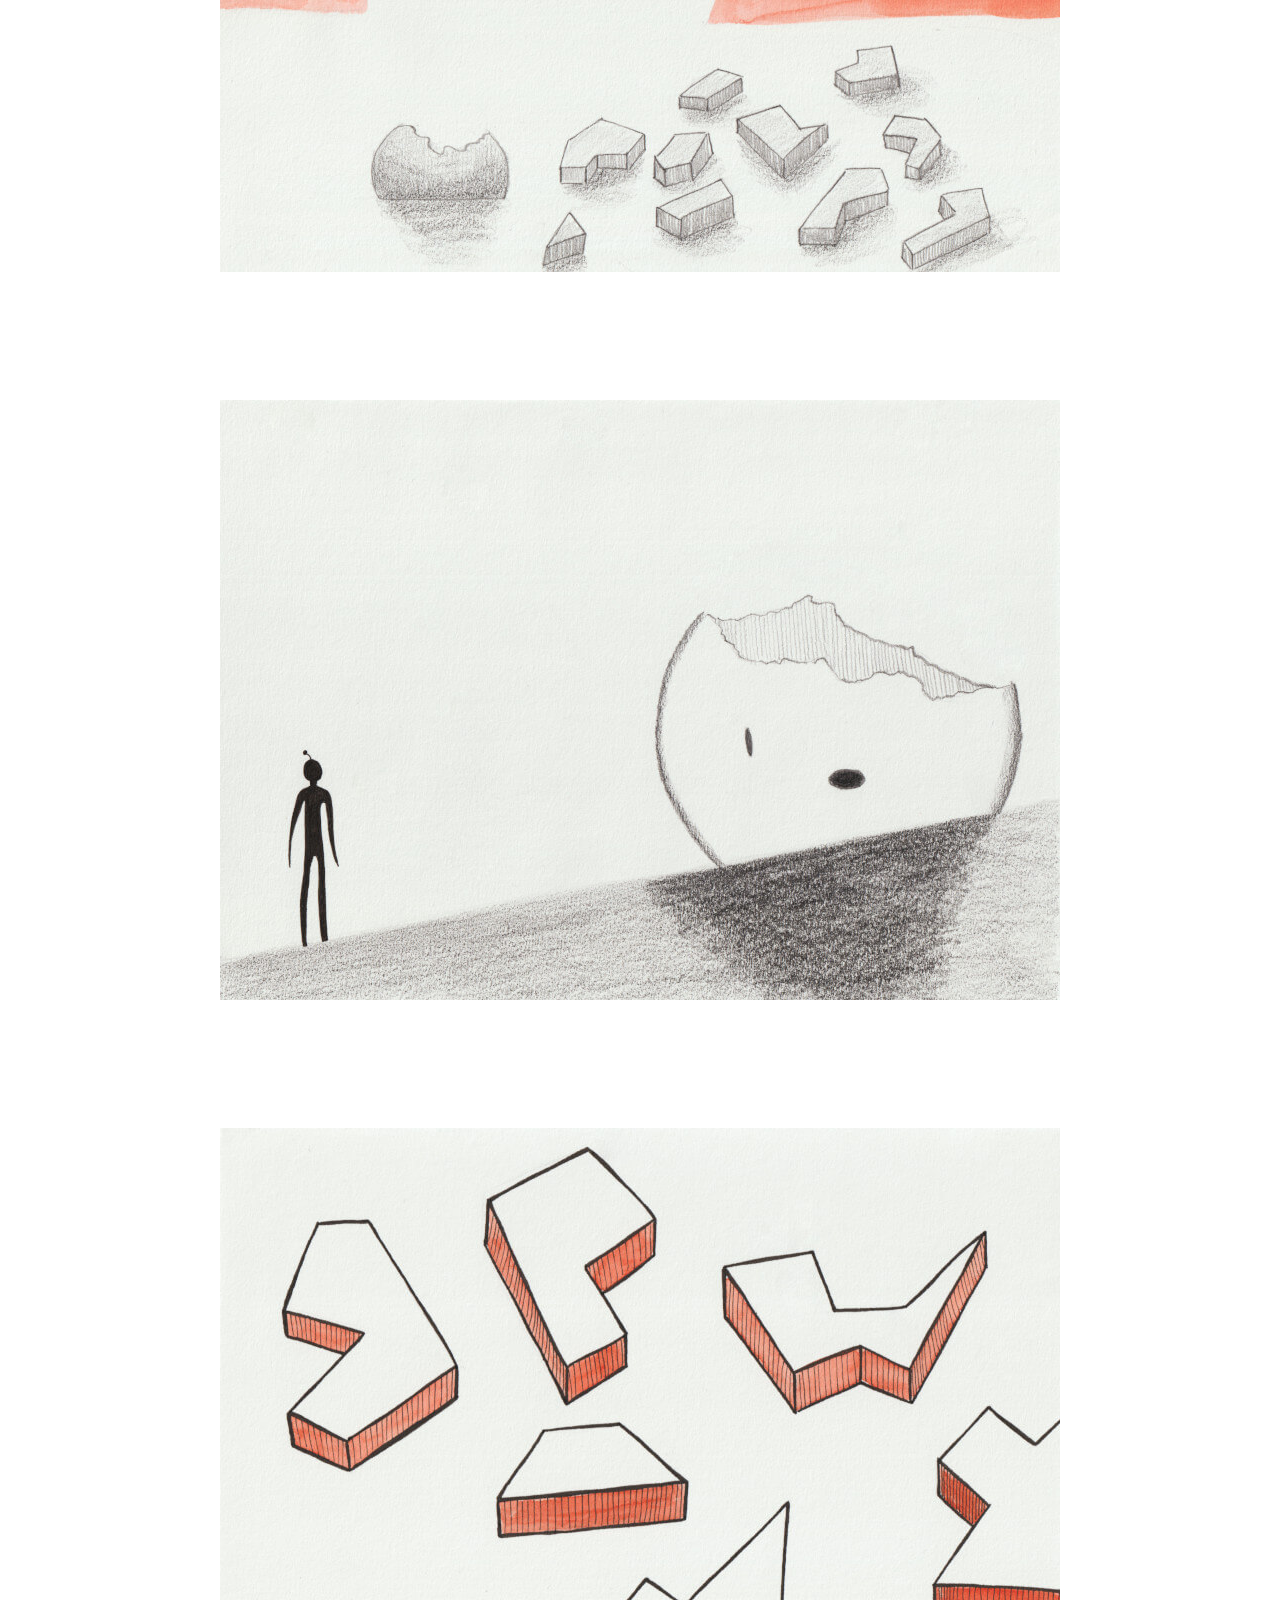
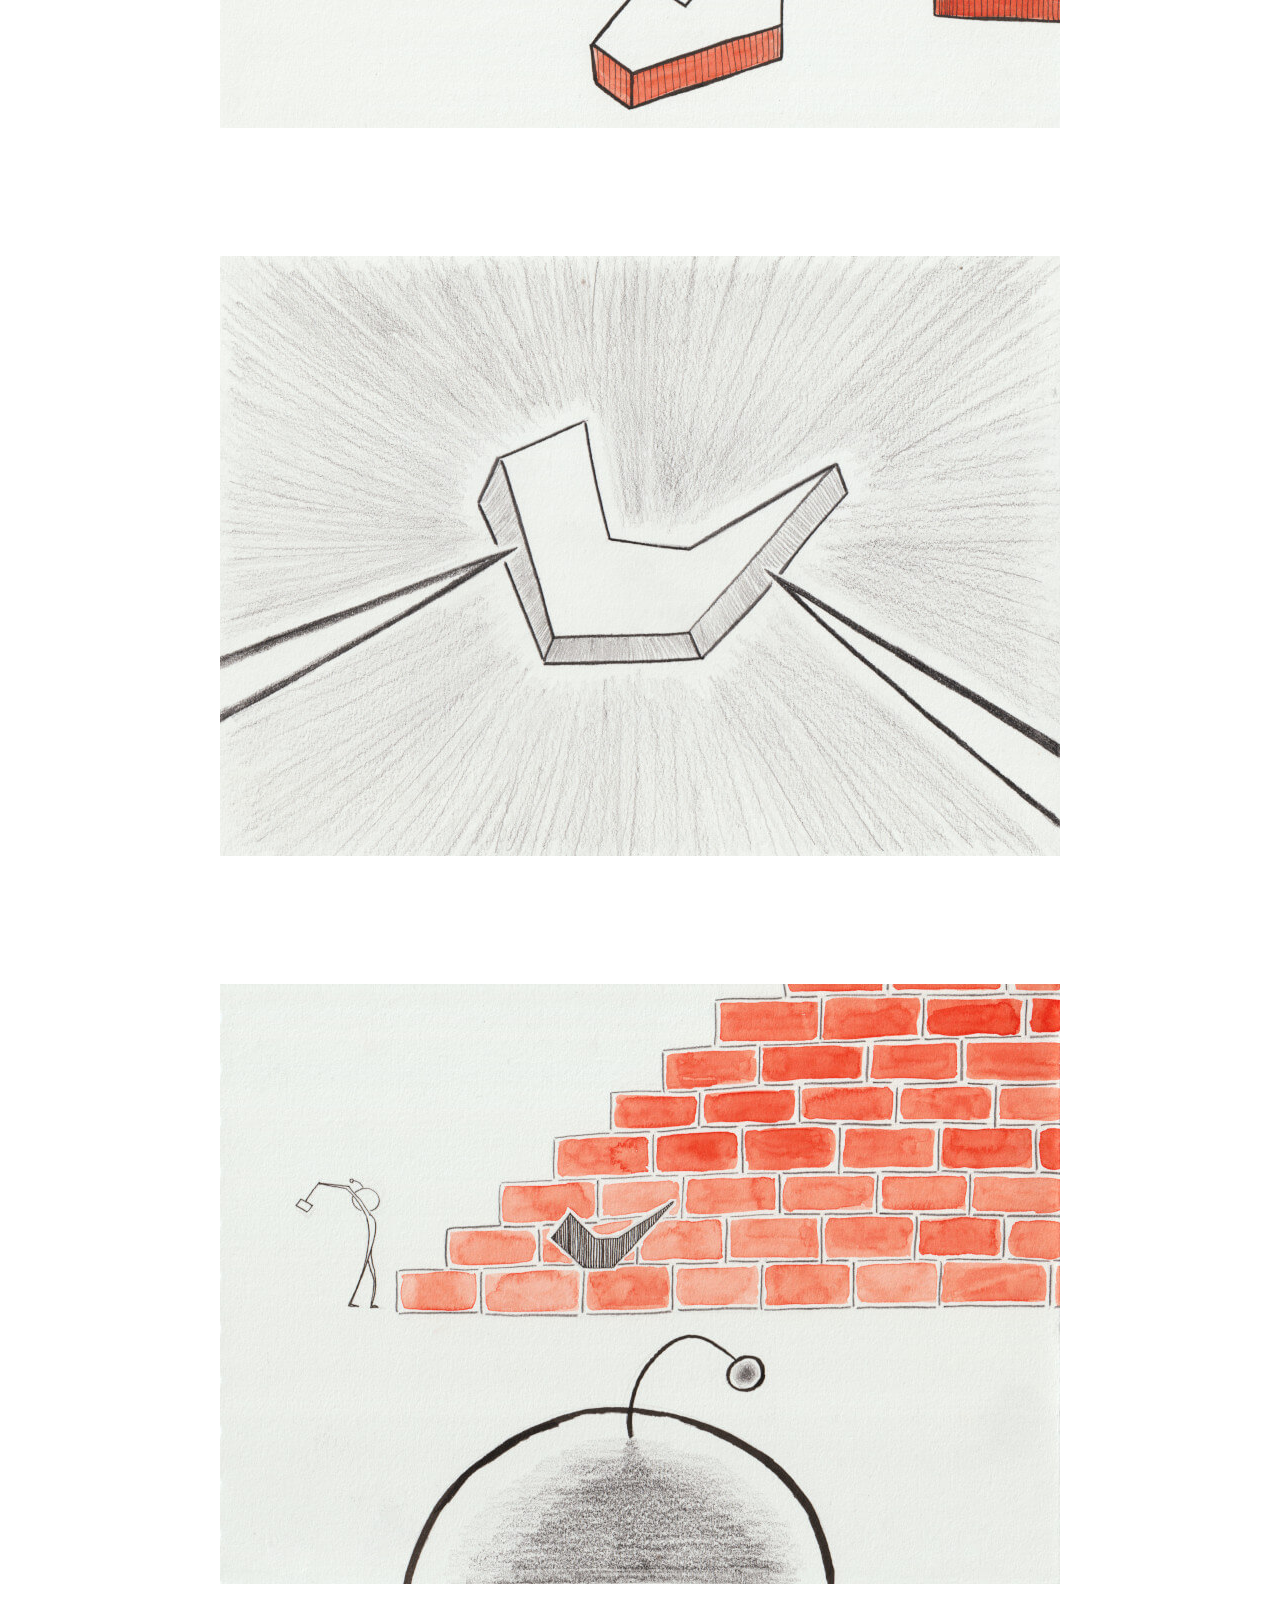
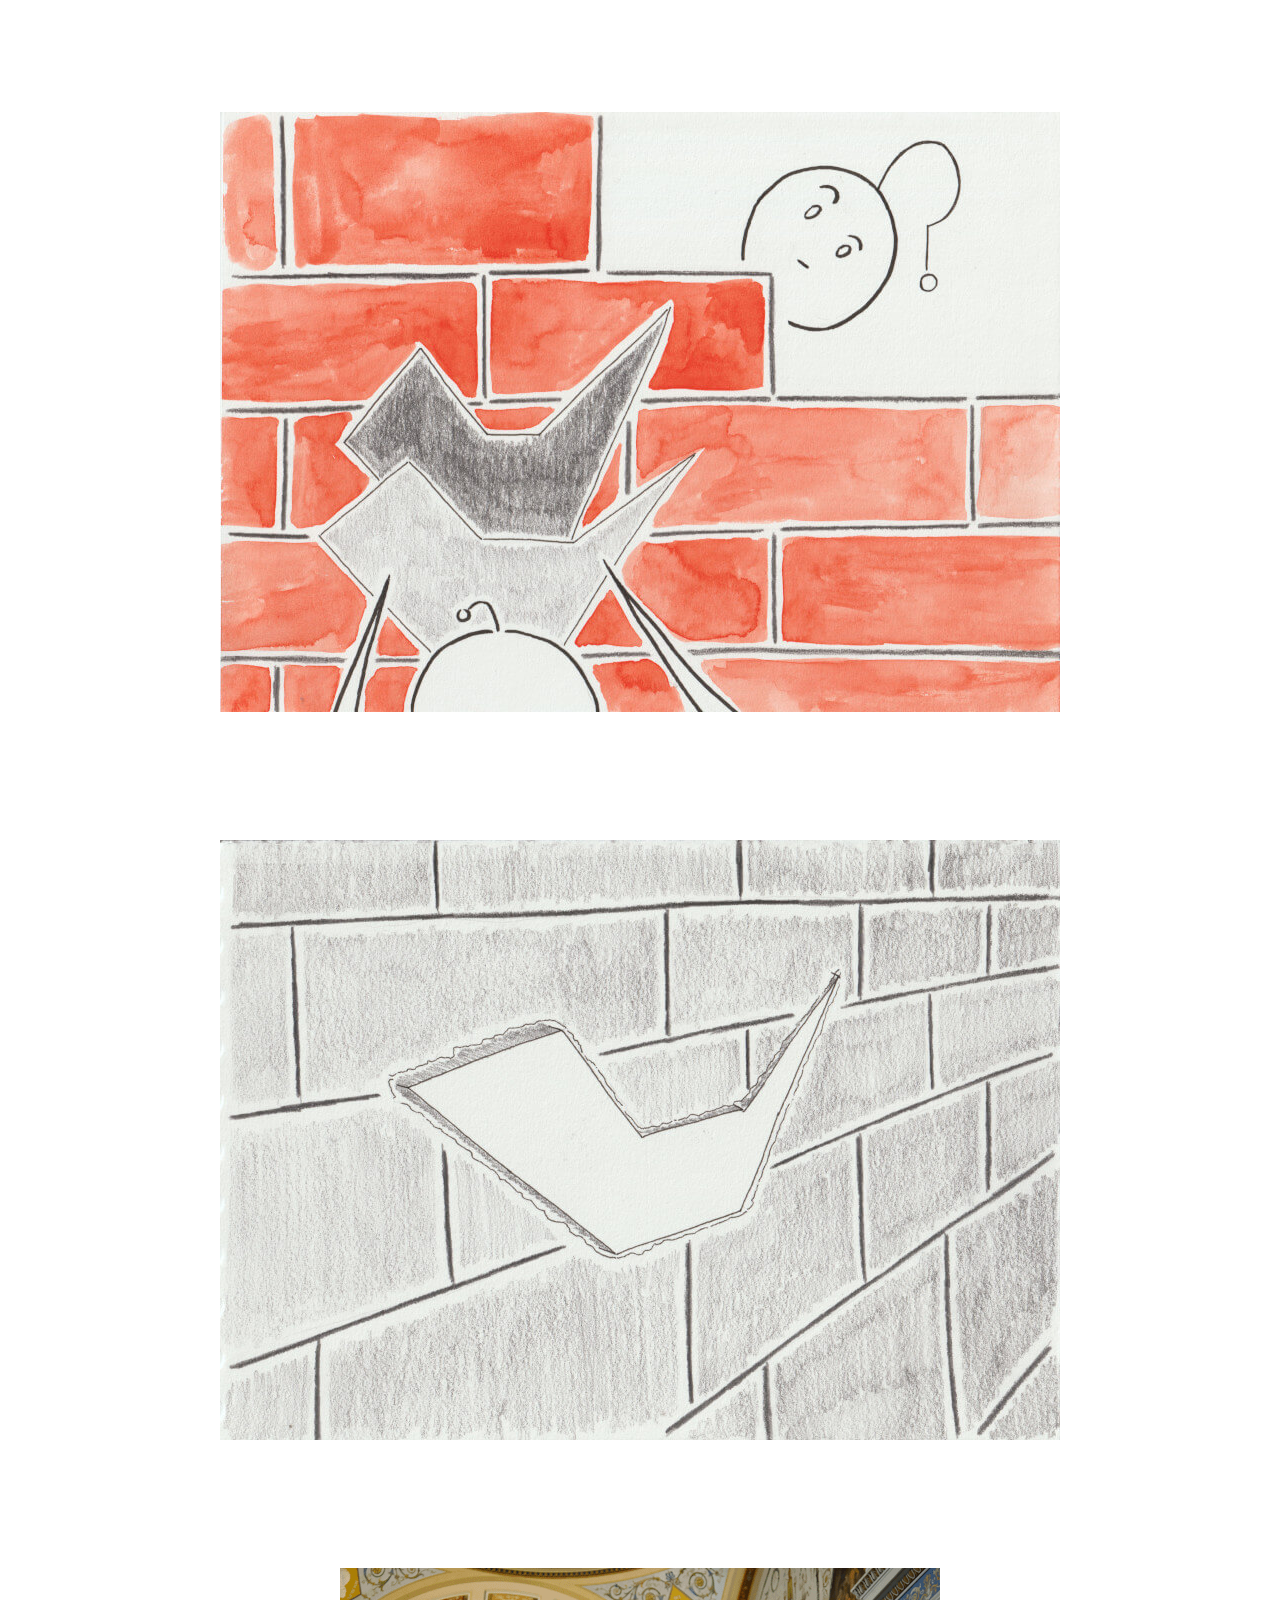
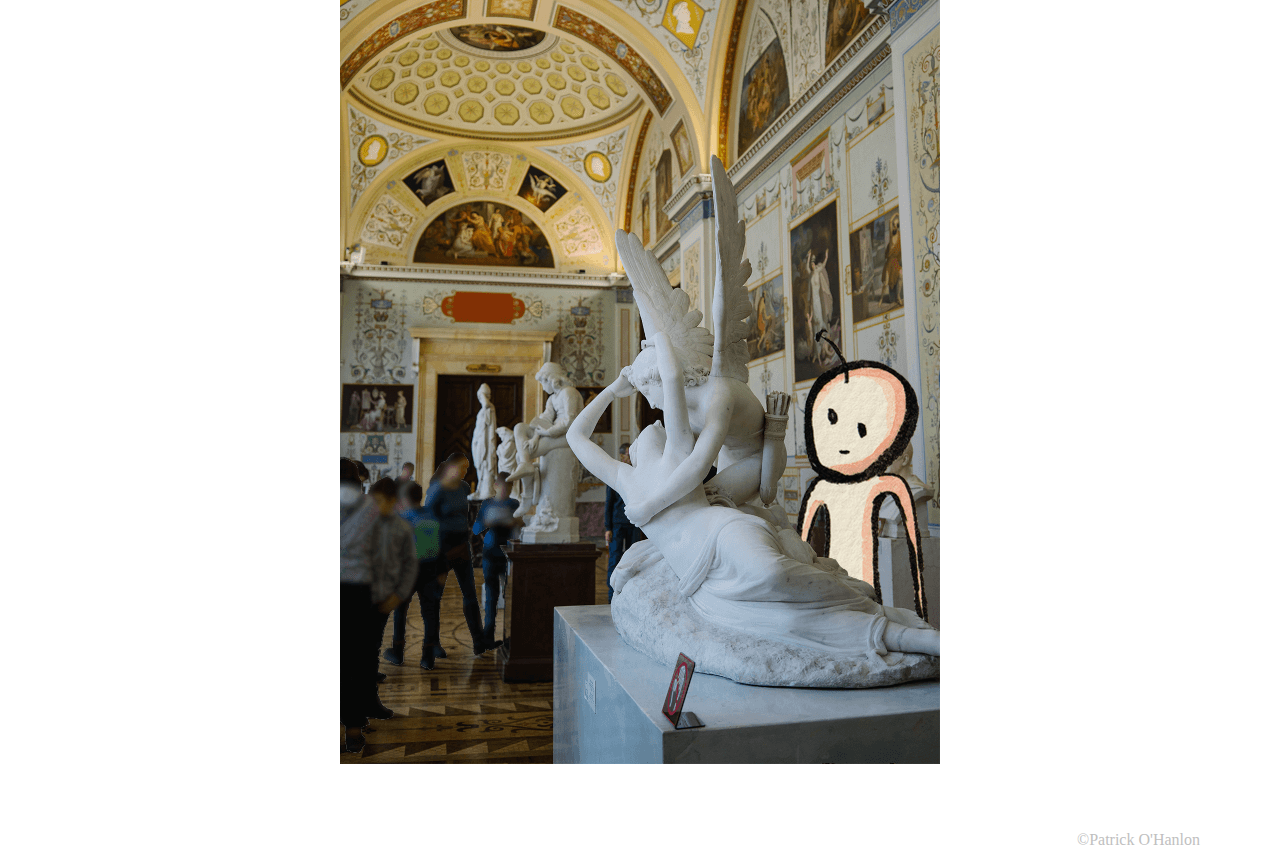
<file: this-one.html>
<!DOCTYPE html>
<html lang="en">
  <head>
    <meta charset="UTF-8" />
    <meta http-equiv="X-UA-Compatible" content="IE=edge" />
    <meta name="viewport" content="width=device-width, initial-scale=1.0" />
    <title>Patrick O'Hanlon Illustration</title>
    <link rel="preconnect" href="https://fonts.googleapis.com" />
    <link rel="preconnect" href="https://fonts.gstatic.com" crossorigin />
    <link
      href="https://fonts.googleapis.com/css2?family=Reenie+Beanie&display=swap"
      rel="stylesheet"
    />
    <link
      href="https://fonts.googleapis.com/css2?family=Quicksand:wght@300&display=swap"
      rel="stylesheet"
    />
    <link rel="stylesheet" href="reset.css" />
    <link rel="stylesheet" href="gallery.css" />
  </head>
  <body oncontextmenu="return false">
    <a href="index.html">
      <header>
        PATRICK O'HANLON
        <h2>illustrator</h2>
      </header>
    </a>
    <p>'This one'</p>
    <p>
      A series of narrative images created for a competition brief regarding
      mental health, wellbeing and creativity.
    </p>
    <div class="grid-container">
      <div class="image-grid">
        <div class="image-container">
          <img src="./images/this-one/sketch.png" alt="" />
        </div>
        <div class="image-container">
          <img src="./images/this-one/1.jpg" alt="" />
        </div>
        <div class="image-container">
          <img src="./images/this-one/2.jpg" alt="" />
        </div>
        <div class="image-container">
          <img src="./images/this-one/3.jpg" alt="" />
        </div>
        <div class="image-container">
          <img src="./images/this-one/4.jpg" alt="" />
        </div>
        <div class="image-container">
          <img src="./images/this-one/5.jpg" alt="" />
        </div>
        <div class="image-container">
          <img src="./images/this-one/6.jpg" alt="" />
        </div>
        <div class="image-container">
          <img src="./images/this-one/7.jpg" alt="" />
        </div>
        <div class="image-container">
          <img src="./images/this-one/8.jpg" alt="" />
        </div>
        <div class="image-container">
          <img src="./images/this-one/9.jpg" alt="" />
        </div>
        <div class="image-container">
          <img src="./images/this-one/10.jpg" alt="" />
        </div>
        <div class="image-container">
          <img src="./images/this-one/11.jpg" alt="" />
        </div>
        <div class="image-container">
          <img src="./images/this-one/12.jpg" alt="" />
        </div>
        <div class="image-container">
          <img src="./images/this-one/13.jpg" alt="" />
        </div>
        <div class="image-container">
          <img src="./images/this-one/14.jpg" alt="" />
        </div>
        <div class="image-container">
          <img src="./images/this-one/15.jpg" alt="" />
        </div>
        <div class="image-container">
          <img src="./images/this-one/16.jpg" alt="" />
        </div>
        <div class="image-container">
          <img src="./images/this-one/17.jpg" alt="" />
        </div>
        <div class="image-container">
          <img src="./images/this-one/18.jpg" alt="" />
        </div>
        <div class="image-container">
          <img src="./images/this-one/photo.png" alt="" />
        </div>
      </div>
    </div>
    <footer>&#169;Patrick O'Hanlon</footer>
  </body>
</html>
</file>
<file: gallery.css>
body {
  padding: 5rem;
}

a {
  text-decoration: none;
  color: inherit;
}

header {
  font-family: ;
  font-weight: bold;
  letter-spacing: 0.2rem;
  font-size: 3rem;
  margin-bottom: 2rem;
  text-align: center;
  display: flexbox;
  flex-direction: row;
  font-family: 'Reenie Beanie', sans-serif;
  line-height: 3rem;
}

h2 {
  font-family: 'Quicksand', sans-serif;
  color: grey;
  font-weight: lighter;
  font-size: 1.5rem;
  letter-spacing: 0rem;
}

.grid-container {
  display: grid;
  width: 100%;
  grid-template-columns: 1fr;
  grid-template-rows: auto;
  place-items: center;
}

.image-grid {
  display: grid;
  gap: 8rem;
  grid-template-columns: 1fr;
  grid-template-rows: auto;
  place-items: center;
}

.image-grid-double {
  display: grid;
  width: fit-content;
  grid-template-columns: 1fr 1fr;
  grid-template-rows: auto;
  place-items: center;
  column-gap: 1rem;
  row-gap: 8rem;
  margin-bottom: 8rem;
  place-items: center;
}

footer {
  color: rgb(192, 192, 192);
  text-align: end;
  margin-top: 4rem;
}

@media only screen and (max-width: 420px) {
  header {
    padding-left: 2rem;
    padding-right: 2rem;
  }
  }

@media only screen and (max-width: 855px) {
  body {
    padding: 1rem;
    padding-top: 5rem;
  }
  }

p {
  font-family: 'Quicksand', sans-serif;
  color: grey;
  font-weight: lighter;
  font-size: 1.2rem;
  letter-spacing: 0rem;
  text-align: center;
  margin-bottom: 2.5rem;
  line-height: 2rem;
}
</file>
